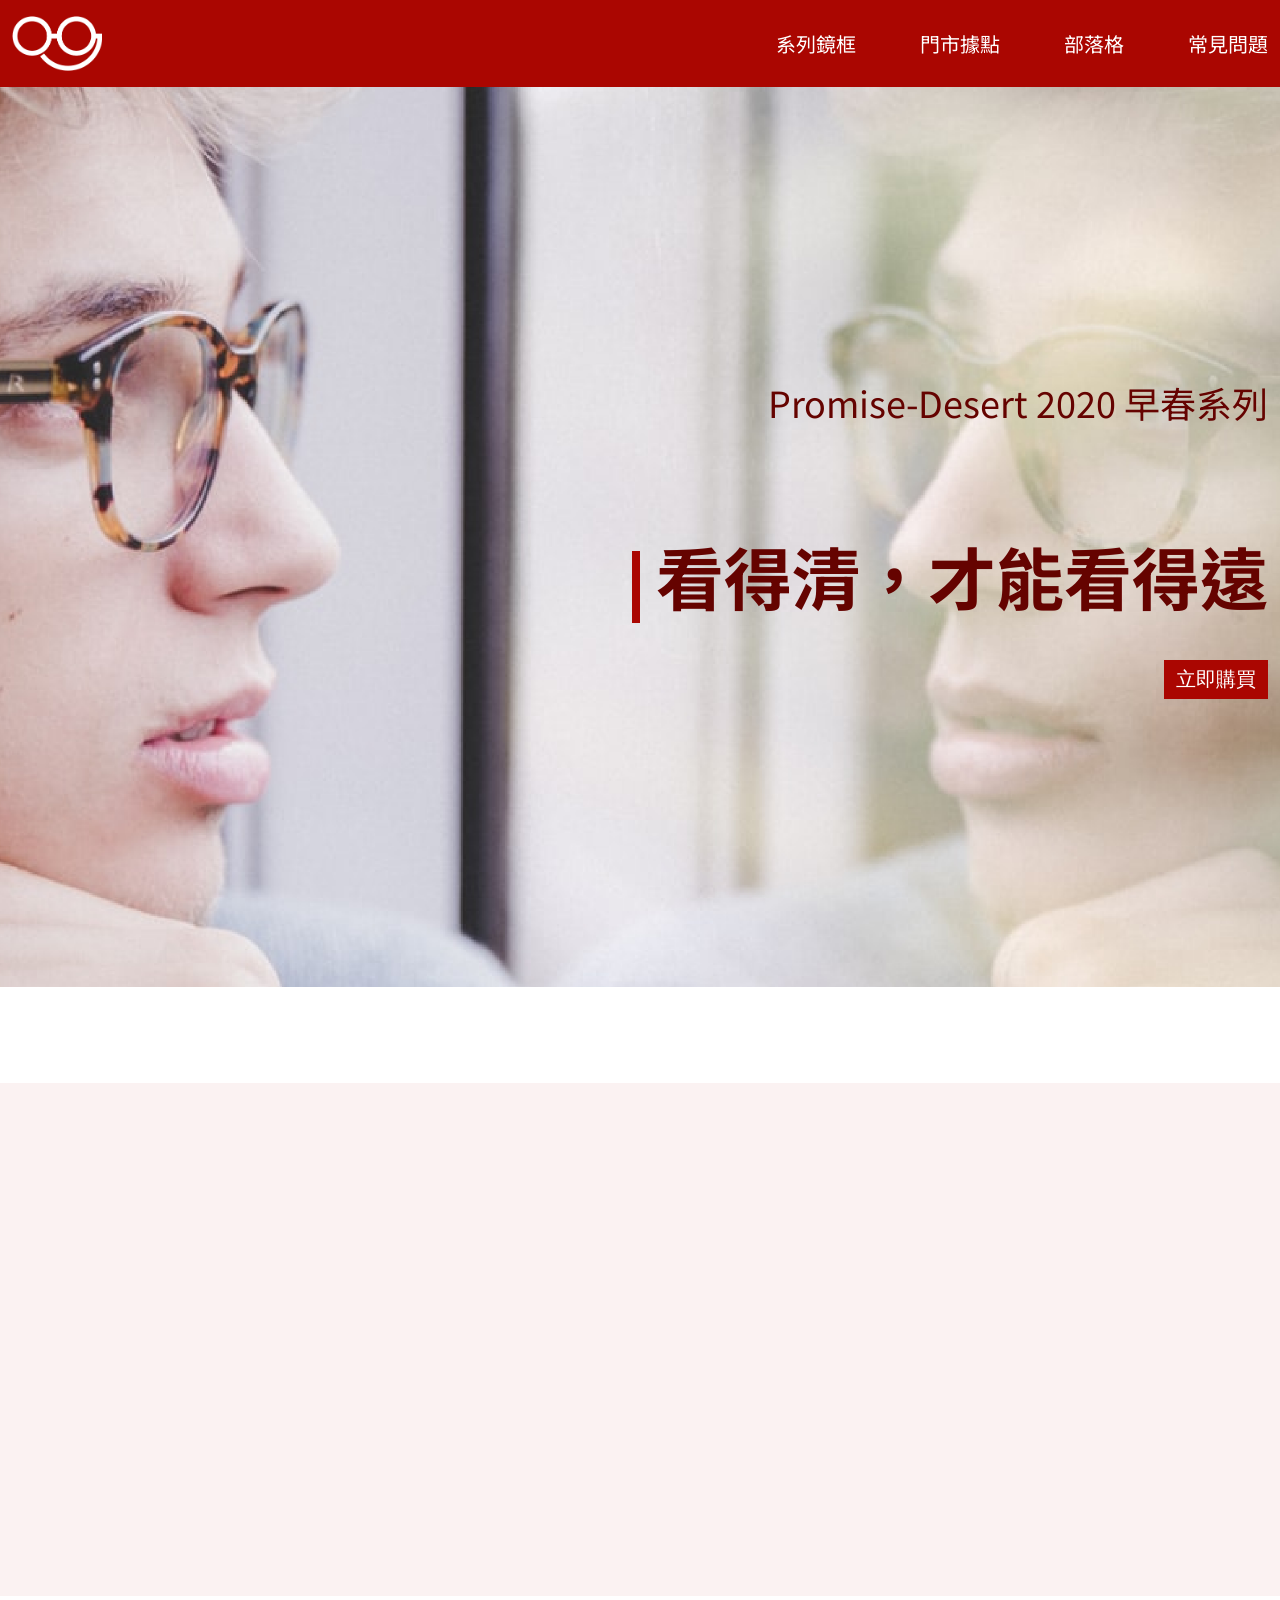
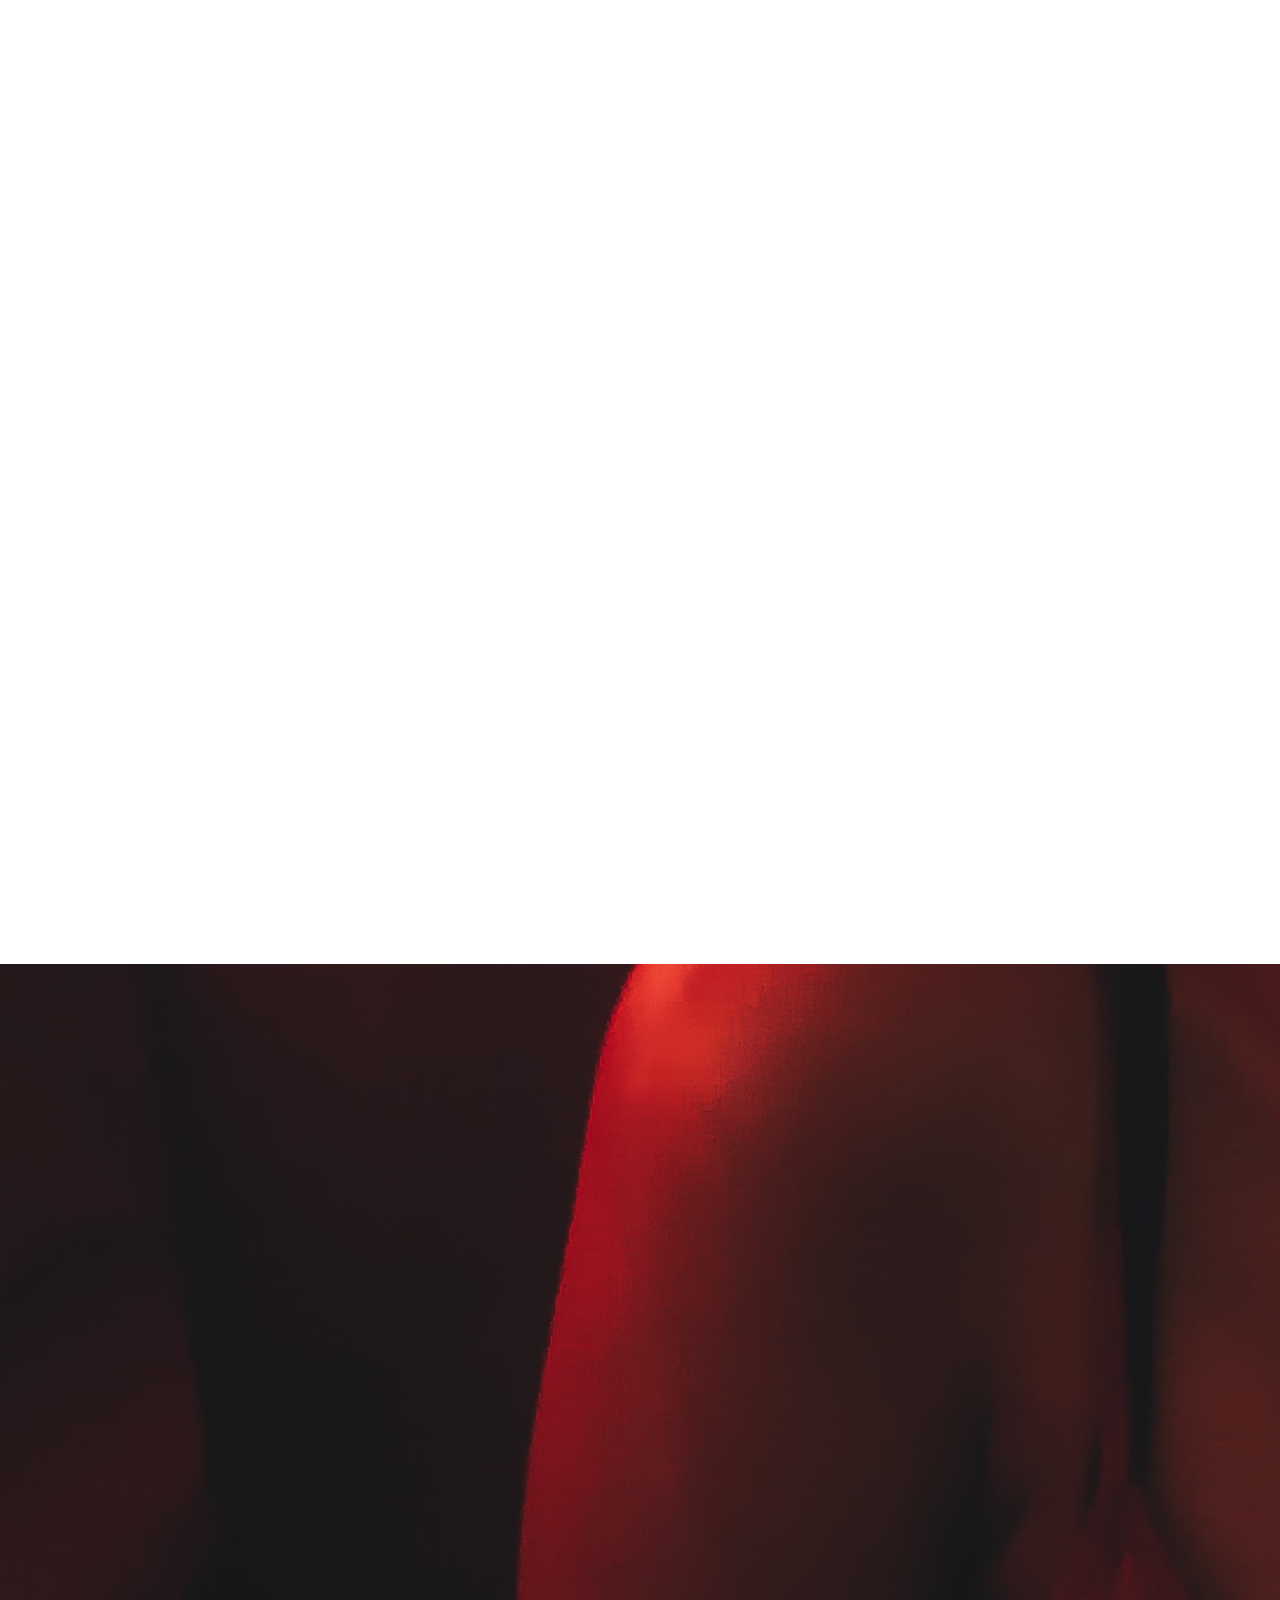
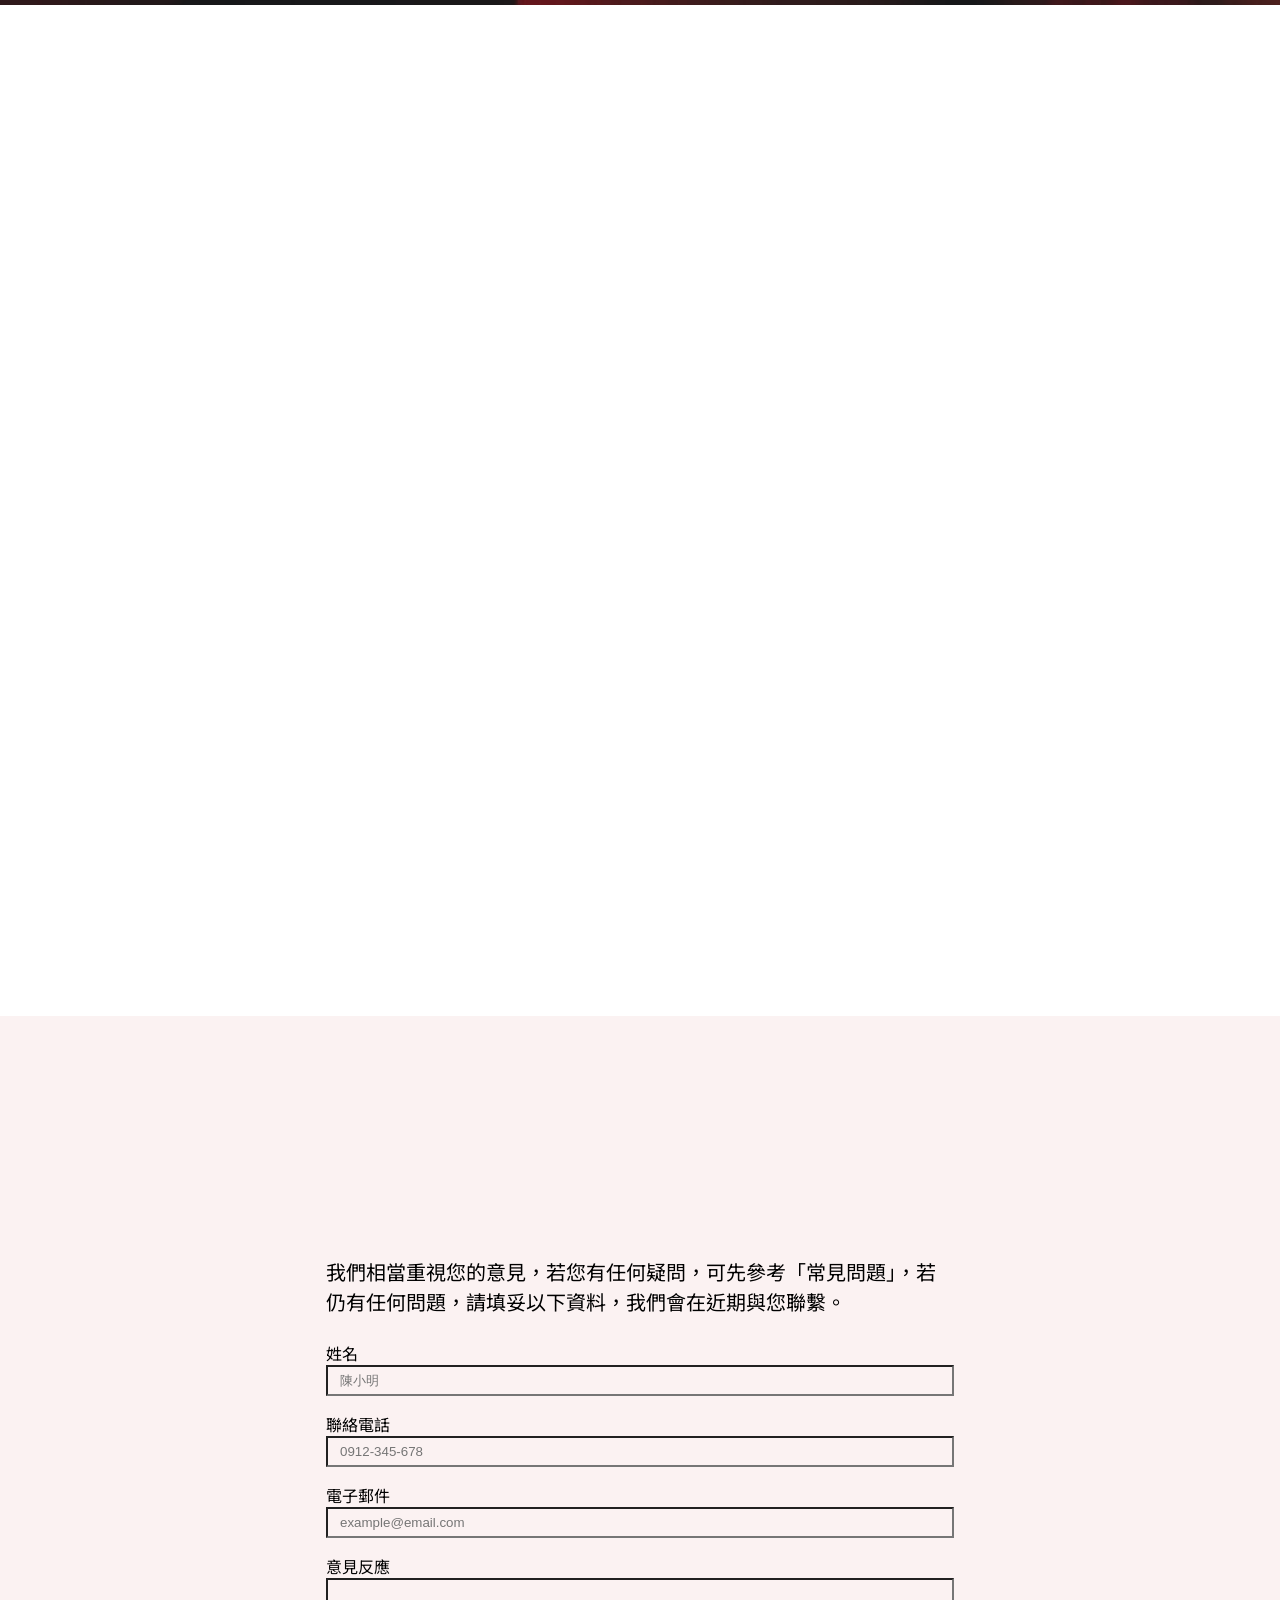
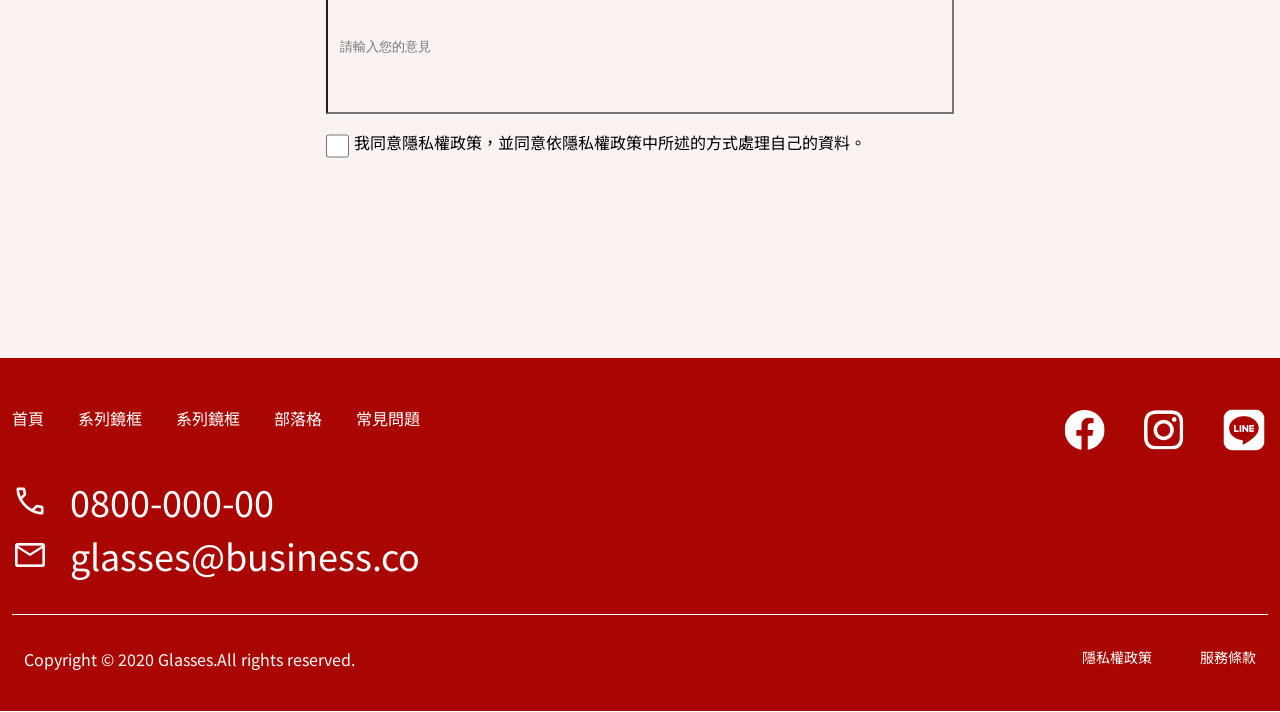
<file: index.html>
<!DOCTYPE html>
<html lang="en">
  <head>
    <meta charset="UTF-8" />
    <meta name="viewport" content="width=device-width, initial-scale=1.0" />
    <meta http-equiv="X-UA-Compatible" content="ie=edge" />
    <title>首頁</title>
    <!-- //google icon  -->
    <link
      rel="stylesheet"
      href="https://fonts.googleapis.com/css2?family=Material+Symbols+Outlined:opsz,wght,FILL,GRAD@48,400,0,0"
    />

    <!-- google fonts link -->
    <link rel="preconnect" href="https://fonts.googleapis.com" />
    <link rel="preconnect" href="https://fonts.gstatic.com" crossorigin />
    <link
      href="https://fonts.googleapis.com/css2?family=Noto+Sans+TC:wght@400;500;700;900&display=swap"
      rel="stylesheet"
    />
    <!-- css link -->
    <link rel="stylesheet" href="./assets/style/all.css" />
  </head>

  <body>
    <header>
      <div class="container d-flex jcsb a-items-c">
        <h1 class="py-4">
          <a href="index.html">眼鏡官網</a>
        </h1>
        <ul class="nav d-flex flex-wrap text-white">
          <li class="nav-item"><a href="page1.html">系列鏡框</a></li>
          <li class="nav-item"><a href="brach.html">門市據點</a></li>
          <li class="nav-item"><a href="blog.html">部落格</a></li>
          <li class="nav-item"><a href="#">常見問題</a></li>
        </ul>
        <!-- RWD 漢堡選單按鈕 -->
        <a class="navBtn" href="#"
          ><span class="material-symbols-outlined material-icons md-40"
            >menu</span
          ></a
        >
      </div>
    </header>

    
<div class="banner">
  <div class="container">
    <div class="title">
      <span>Promise-Desert 2020 早春系列</span>
      <h2>看得清，才能看得遠</h2>
      <button><a href="#">立即購買</a></button>
    </div>
  </div>
</div>

<main>
  <section class="do">
    <div class="container">
      <h2 data-aos="flip-left" data-aos-duration="1000">用專業的心，做專業的事</h2>
      <ul>
        <li  data-aos="fade-down"
        data-aos-easing="linear"
        data-aos-duration="1000">
          <img src="./assets/images/home-section2-1.png" alt="price" />
          <h3>單一價格</h3>
          <p>無論任何度數皆不需追加費用即可擁有適合自己的薄型球面鏡片。</p>
        </li>
        <li data-aos="fade-down"
        data-aos-easing="linear"
        data-aos-duration="1000">
          <img src="./assets/images/home-section2-2.png" alt="time" />
          <h3>20 分鐘即可取件</h3>
          <p>
            為了您的寶貴時間著想，以豐富專業知識與技術將結帳到交件的時間縮減至最快
            20 分鐘即可完成。
          </p>
        </li>
        <li data-aos="fade-down"
        data-aos-easing="linear"
        data-aos-duration="1000">
          <img src="./assets/images/home-section2-3.png" alt="service" />
          <h3>安心售後服務</h3>
          <p>
            我們提供長達 120
            天的保固售後服務，不限會員資格皆享有免費深層保養及專業維修服務。
          </p>
        </li>
        <li data-aos="fade-down"
        data-aos-easing="linear"
        data-aos-duration="1000">
          <img src="./assets/images/home-sectioin2-4.png" alt="pict" />
          <h3>關於鏡片</h3>
          <p>使用世界知名頂級品牌，抗UV、防汙鍍膜薄型非球面鏡片。</p>
        </li>
      </ul>
    </div>
  </section>
  <section class="classic container">
    <h2 data-aos="fade-left">經典系列鏡框</h2>
    <ul>
      <li data-aos="fade-right" data-aos-duration="700">
        <img src="./assets/images/home-section3-1.png" alt="type1" />
        <h3>OPTICAL</h3>
      </li>
      <li data-aos="flip-up" data-aos-duration="800" data-aos-offset="200">
        <img src="./assets/images/home-section3-2.png" alt="type2" />
        <h3>SUNGLASSES</h3>
      </li>
      <li data-aos="fade-left" data-aos-duration="1000">
        <img src="./assets/images/home-section3-3.png" alt="type3" />
        <h3>FUNCTIONAL</h3>
      </li>
    </ul>
  </section>
  <section class="design">
    <div class="container">
      <h2 data-aos="fade-up"
      data-aos-anchor-placement="top-bottom">聯名設計鏡框</h2>
      <ul>
        <li data-aos="zoom-in-right">
          <img src="./assets/images/home-section4-1.png" alt="design1" />
          <h3>DOUBLE A+</h3>
        </li>
        <li data-aos="zoom-in-left">
          <img src="./assets/images/home-section4-2.png" alt="design2" />
          <h3>YOUTH</h3>
        </li>
      </ul>
    </div>
  </section>
  <section class="review">
    <div class="container">
      <h2 data-aos="fade-up">顧客推薦</h2>
      <ul>
        <li  data-aos="fade-up-right" data-aos-duration="2000">
          <img src="./assets/images/home-section5-1.png" alt="review" />
          <div class="p-4">
            <div>
              <span>Jessy</span>
              <p class="mt-2 mb-18">眼鏡品質優良，下次還會想來這邊購買！</p>
            </div>
            <time>2021/06/20</time>
          </div>
        </li>
        <li  data-aos="fade-up-right">
          <img src="./assets/images/home-section5-2.png" alt="review" />
          <div class="p-4">
            <spam>凱倫</spam>
            <p class="mt-2 mb-18">
              做工細緻、鏡架很輕盈，待久也不會覺得有負擔，推薦給大家！
            </p>
            <time>2021/04/18</time>
          </div>
        </li>
        <li  data-aos="fade-up-left">
          <img src="./assets/images/home-section5-3.png" alt="review" />
          <div class="p-4">
            <span>悠悠</span>
            <p class="mt-2 mb-18">
              謝謝客服人員的詳細回答，成功買到了喜歡的眼鏡，下次會再回購！
            </p>
            <time>2020/12/25</time>
          </div>
        </li>
        <li  data-aos="fade-up-left" data-aos-duration="2000">
          <img src="./assets/images/home-section5-4.png" alt="review" />
          <div class="p-4">
            <span>Kyuan</span>
            <p class="mt-2 mb-18">服務很好，品質沒有任何問題，非常喜歡。</p>
            <time>2020/10/31</time>
          </div>
        </li>
      </ul>
    </div>
  </section>

  <section class="meg">
    <div class="container">
    
        <h2 data-aos="fade-down"
        data-aos-easing="linear"
        data-aos-duration="900">聯絡我們</h2>
        <div class="meg-container">
          <p>
            我們相當重視您的意見，若您有任何疑問，可先參考「常見問題」，若仍有任何問題，請填妥以下資料，我們會在近期與您聯繫。
          </p>

          <form action="">
            <div class="mb-4">
              <label for="name">姓名</label>
              <input type="text" id="name" name="name" placeholder="陳小明" />
            </div>
            <div class="mb-4">
              <label for="tel">聯絡電話</label>
              <input type="text" id="tel" placeholder="0912-345-678" />
            </div>
            <div class="mb-4">
              <label for="email">電子郵件</label>
              <input type="email" id="email" placeholder="example@email.com" />
            </div>
            <div class="mb-4">
              <label for="message">意見反應</label>
              <input
                id="message"
                type="textarea"
                class="info"
                name="info"
                placeholder="請輸入您的意見"
              />
            </div>
            <div class="checkBoxSet pb-12">
              <input class="checkbox" type="checkbox" id="check" name="agree" />
              <label for="check">
                我同意隱私權政策，並同意依隱私權政策中所述的方式處理自己的資料。
              </label>
            </div>
            <button data-aos="flip-up" data-aos-duration="1000" class="btn"><a href="#">確認送出</a></button>
          </form>
        </div>
      </div>
    </div>
  </section>
</main>


    <footer class="footer">
      <div class="container borderB-white">
        <div class="navInfoSocial">
          <div class="navInfo pt-12">
            <ul class="contact-nav">
              <li><a href="#">首頁</a></li>
              <li><a href="#">系列鏡框</a></li>
              <li><a href="#">系列鏡框</a></li>
              <li><a href="#">部落格</a></li>
              <li><a href="#">常見問題</a></li>
            </ul>
            <ul class="contact-info">
              <li>
                <span class="material-icons material-symbols-outlined md-36"
                  >call</span
                >
                <a href="tel:+0800-000-00">0800-000-00</a>
              </li>

              <li>
                <span class="material-icons material-symbols-outlined md-36"
                  >mail</span
                >
                <a href="mailtoglasses@business.co"> glasses@business.co </a>
              </li>
            </ul>
          </div>
          <div>
            <ul class="social d-flex">
              <li>
                <a href="#"
                  ><img
                    src="./assets/images/ic-social-fb.png"
                    alt="fb"
                    class="icon"
                /></a>
              </li>
              <li>
                <a href="#"
                  ><img
                    src="./assets/images/ic_social_ig.png"
                    alt="ig"
                    class="icon"
                /></a>
              </li>
              <li>
                <a href="#"
                  ><img
                    src="./assets/images/ic_social_line.png"
                    alt="line"
                    class="icon"
                /></a>
              </li>
            </ul>
          </div>
        </div>
        <div class="copyRight container d-flex jcsb">
          <p class="pb-2">Copyright &copy; 2020 Glasses.All rights reserved.</p>
          <div class="policy">
            <p class="mr-12"><a class="pb-2" href="#">隱私權政策</a></p>
            <p><a href="#">服務條款</a></p>
          </div>
        </div>
      </div>
    </footer>
    <script src="./assets/js/vendors.js"></script>
    <script src="./assets/js/all.js"></script>
    <script
      src="https://code.jquery.com/jquery-3.6.0.min.js"
      integrity="sha256-/xUj+3OJU5yExlq6GSYGSHk7tPXikynS7ogEvDej/m4="
      crossorigin="anonymous"
    ></script>
    <script src="https://unpkg.com/aos@2.3.1/dist/aos.js"></script>
    <script>
      AOS.init({
        // Global settings:
        disable: false, // accepts following values: 'phone', 'tablet', 'mobile', boolean, expression or function
        startEvent: "DOMContentLoaded", // name of the event dispatched on the document, that AOS should initialize on
        initClassName: "aos-init", // class applied after initialization
        animatedClassName: "aos-animate", // class applied on animation
        useClassNames: false, // if true, will add content of `data-aos` as classes on scroll
        disableMutationObserver: false, // disables automatic mutations' detections (advanced)
        debounceDelay: 50, // the delay on debounce used while resizing window (advanced)
        throttleDelay: 99, // the delay on throttle used while scrolling the page (advanced)

        // Settings that can be overridden on per-element basis, by `data-aos-*` attributes:
        offset: 120, // offset (in px) from the original trigger point
        delay: 0, // values from 0 to 3000, with step 50ms
        duration: 400, // values from 0 to 3000, with step 50ms
        easing: "ease", // default easing for AOS animations
        once: false, // whether animation should happen only once - while scrolling down
        mirror: false, // whether elements should animate out while scrolling past them
        anchorPlacement: "top-bottom", // defines which position of the element regarding to window should trigger the animation
      });
    </script>
  </body>
</html>
</file>
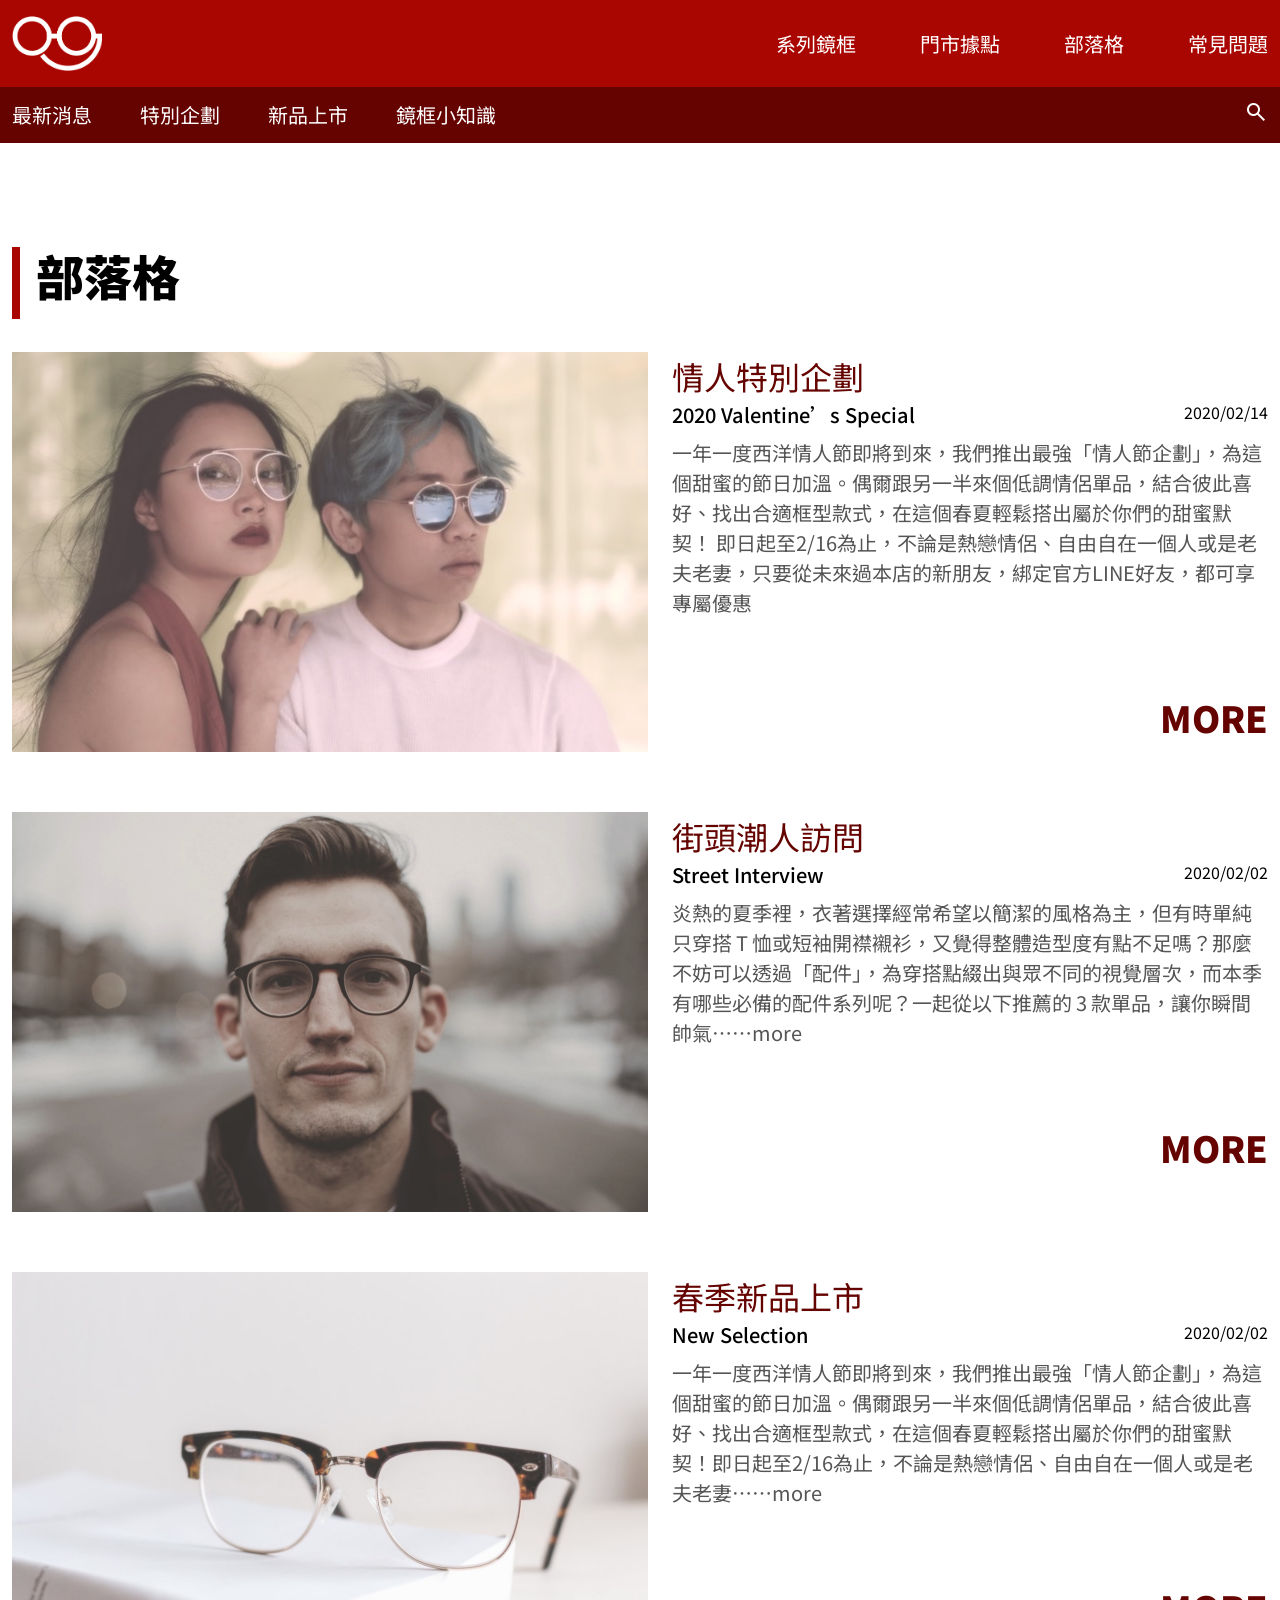
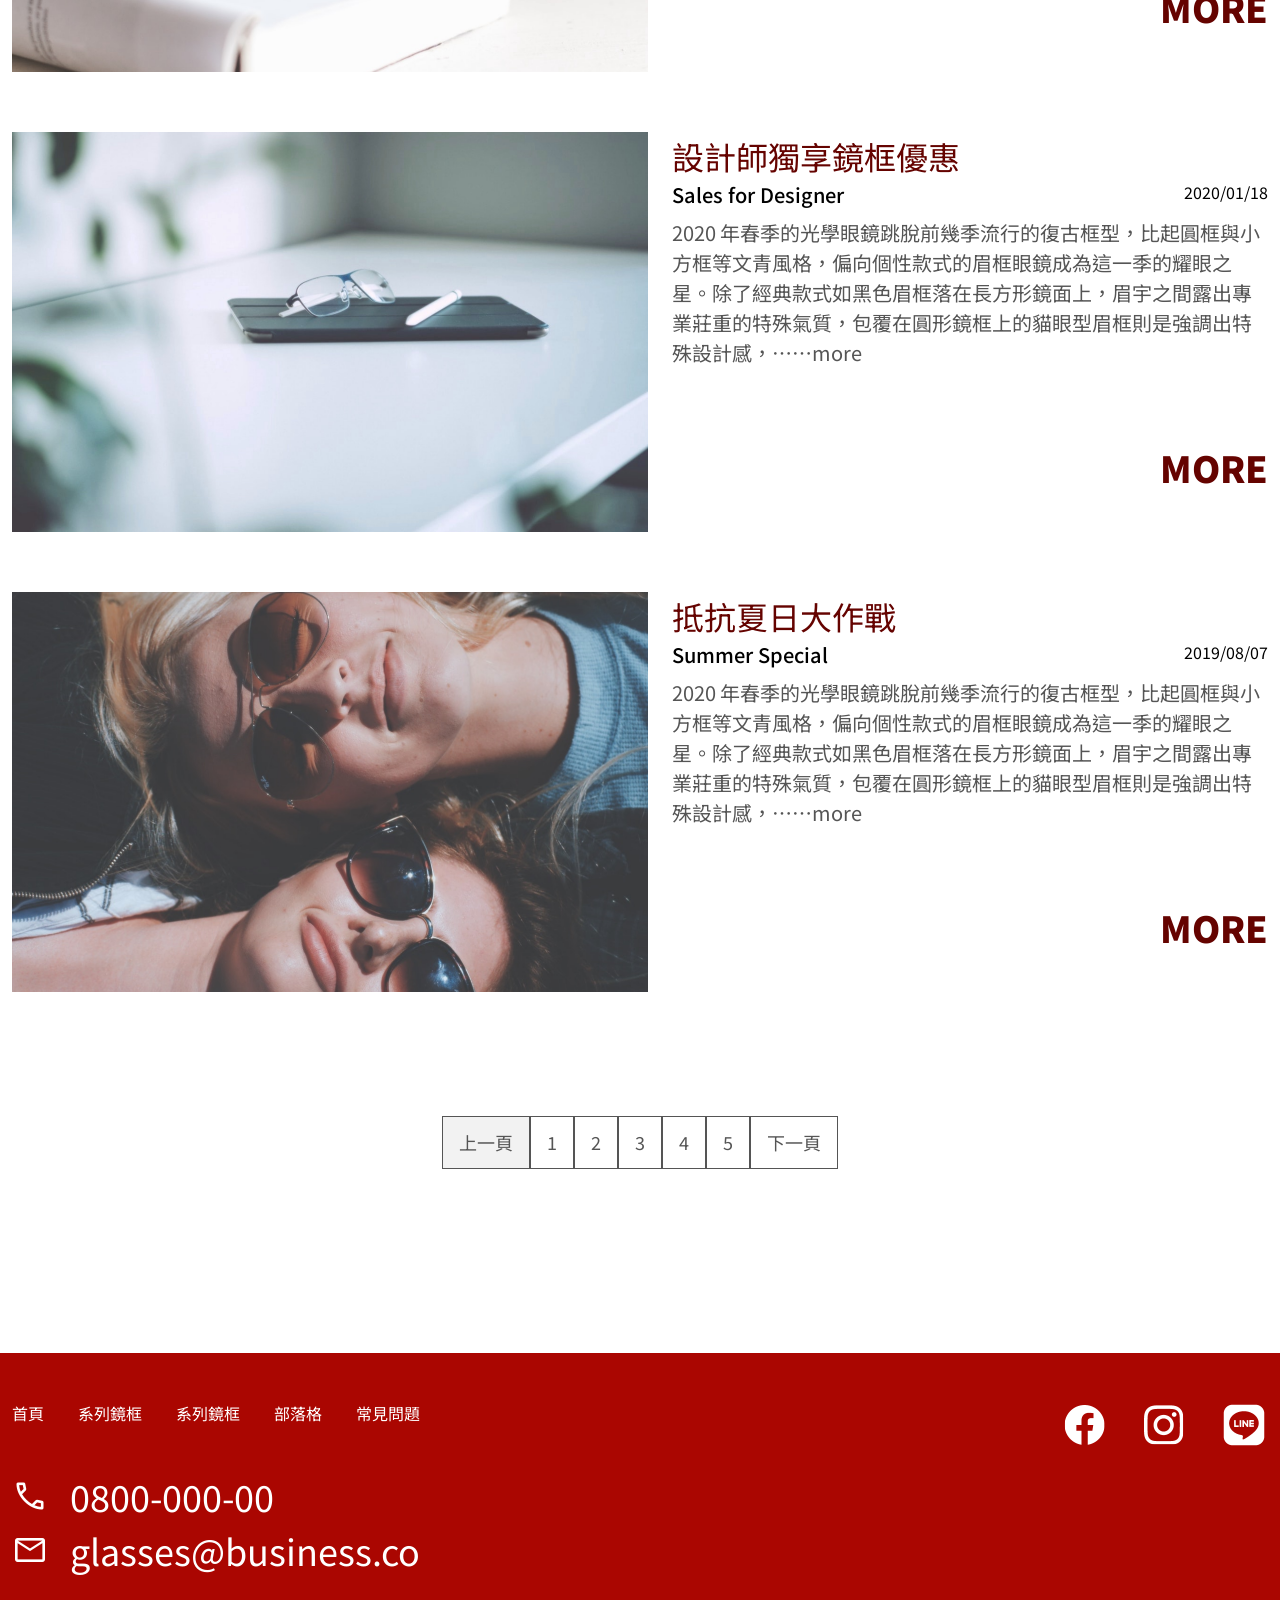
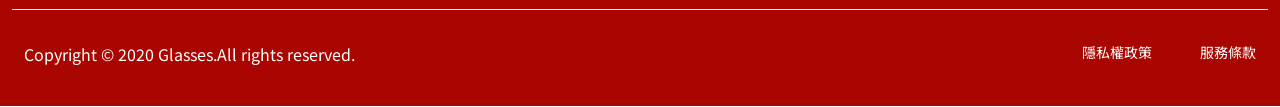
<file: blog.html>
<!DOCTYPE html>
<html lang="en">
  <head>
    <meta charset="UTF-8" />
    <meta name="viewport" content="width=device-width, initial-scale=1.0" />
    <meta http-equiv="X-UA-Compatible" content="ie=edge" />
    <title>blog</title>
    <!-- //google icon  -->
    <link
      rel="stylesheet"
      href="https://fonts.googleapis.com/css2?family=Material+Symbols+Outlined:opsz,wght,FILL,GRAD@48,400,0,0"
    />

    <!-- google fonts link -->
    <link rel="preconnect" href="https://fonts.googleapis.com" />
    <link rel="preconnect" href="https://fonts.gstatic.com" crossorigin />
    <link
      href="https://fonts.googleapis.com/css2?family=Noto+Sans+TC:wght@400;500;700;900&display=swap"
      rel="stylesheet"
    />
    <!-- css link -->
    <link rel="stylesheet" href="./assets/style/all.css" />
  </head>

  <body>
    <header>
      <div class="container d-flex jcsb a-items-c">
        <h1 class="py-4">
          <a href="index.html">眼鏡官網</a>
        </h1>
        <ul class="nav d-flex flex-wrap text-white">
          <li class="nav-item"><a href="page1.html">系列鏡框</a></li>
          <li class="nav-item"><a href="brach.html">門市據點</a></li>
          <li class="nav-item"><a href="blog.html">部落格</a></li>
          <li class="nav-item"><a href="#">常見問題</a></li>
        </ul>
        <!-- RWD 漢堡選單按鈕 -->
        <a class="navBtn" href="#"
          ><span class="material-symbols-outlined material-icons md-40"
            >menu</span
          ></a
        >
      </div>
    </header>

    
<section class="second-nav">
  <div class="container d-flex jcsb">
    <ul class="d-flex">
      <li><a href="#"></a>最新消息</li>
      <li><a href="#"></a>特別企劃</li>
      <li><a href="#"></a>新品上市</li>
      <li><a href="#"></a>鏡框小知識</li>
    </ul>
    <span class="material-symbols-outlined"> search </span>
  </div>
</section>
<section class="container blog">
  <h2>部落格</h2>
  <ul>
    <li class="d-flex">
        <img src="./assets/images/blog-1.png" alt="">
        <div class="card">
        <div class="card-body">
          <h3 class="card-title">情人特別企劃</h3>
          <div class="d-flex jcsb mb-4 card-subtitle">
            <h4 class=" mb-2 text-muted">2020 Valentine’s Special</h4>
            <date>2020/02/14</date>
          </div>
          <p class="card-text">一年一度西洋情人節即將到來，我們推出最強「情人節企劃」，為這個甜蜜的節日加溫。偶爾跟另一半來個低調情侶單品，結合彼此喜好、找出合適框型款式，在這個春夏輕鬆搭出屬於你們的甜蜜默契！ 即日起至2/16為止，不論是熱戀情侶、自由自在一個人或是老夫老妻，只要從未來過本店的新朋友，綁定官方LINE好友，都可享專屬優惠</p> 
          <a href="#" class="card-link">MORE</a>
          </div>
        </div>
    </li>
    <li class="d-flex">
      <img src="./assets/images/blog-2.png" alt="">
      <div class="card">
      <div class="card-body">
        <h3 class="card-title">街頭潮人訪問</h3>
        <div class="d-flex jcsb mb-4 card-subtitle">
          <h4 class=" mb-2 text-muted">Street Interview</h4>
          <date>2020/02/02</date>
        </div>
        <p class="card-text">炎熱的夏季裡，衣著選擇經常希望以簡潔的風格為主，但有時單純只穿搭 T 恤或短袖開襟襯衫，又覺得整體造型度有點不足嗎？那麼不妨可以透過「配件」，為穿搭點綴出與眾不同的視覺層次，而本季有哪些必備的配件系列呢？一起從以下推薦的 3 款單品，讓你瞬間帥氣⋯⋯more</p> 
        <a href="#" class="card-link">MORE</a>
        </div>
      </div>
  </li>
  <li class="d-flex">
    <img src="./assets/images/blog-3.png" alt="">
    <div class="card">
    <div class="card-body">
      <h3 class="card-title">春季新品上市</h3>
      <div class="d-flex jcsb mb-4 card-subtitle">
        <h4 class=" mb-2 text-muted">New Selection</h4>
        <date>2020/02/02</date>
      </div>
      <p class="card-text">一年一度西洋情人節即將到來，我們推出最強「情人節企劃」，為這個甜蜜的節日加溫。偶爾跟另一半來個低調情侶單品，結合彼此喜好、找出合適框型款式，在這個春夏輕鬆搭出屬於你們的甜蜜默契！即日起至2/16為止，不論是熱戀情侶、自由自在一個人或是老夫老妻⋯⋯more</p> 
      <a href="#" class="card-link">MORE</a>
      </div>
    </div>
</li>
<li class="d-flex">
  <img src="./assets/images/blog-4.png" alt="">
  <div class="card">
  <div class="card-body">
    <h3 class="card-title">設計師獨享鏡框優惠</h3>
    <div class="d-flex jcsb mb-4 card-subtitle">
      <h4 class=" mb-2 text-muted">Sales for Designer</h4>
      <date>2020/01/18</date>
    </div>
    <p class="card-text">2020 年春季的光學眼鏡跳脫前幾季流行的復古框型，比起圓框與小方框等文青風格，偏向個性款式的眉框眼鏡成為這一季的耀眼之星。除了經典款式如黑色眉框落在長方形鏡面上，眉宇之間露出專業莊重的特殊氣質，包覆在圓形鏡框上的貓眼型眉框則是強調出特殊設計感，⋯⋯more</p> 
    <a href="#" class="card-link">MORE</a>
    </div>
  </div>
</li>
<li class="d-flex">
  <img src="./assets/images/blog-5.png" alt="">
  <div class="card">
  <div class="card-body">
    <h3 class="card-title">抵抗夏日大作戰</h3>
    <div class="d-flex jcsb mb-4 card-subtitle">
      <h4 class=" mb-2 text-muted">Summer Special</h4>
      <date>2019/08/07</date>
    </div>
    <p class="card-text">2020 年春季的光學眼鏡跳脫前幾季流行的復古框型，比起圓框與小方框等文青風格，偏向個性款式的眉框眼鏡成為這一季的耀眼之星。除了經典款式如黑色眉框落在長方形鏡面上，眉宇之間露出專業莊重的特殊氣質，包覆在圓形鏡框上的貓眼型眉框則是強調出特殊設計感，⋯⋯more</p> 
    <a href="#" class="card-link">MORE</a>
    </div>
  </div>
</li>
  </ul>
  <ul class="pagination">
    <li><a class="lastPage" href="#">上一頁</a></li>
    <li><a href="#">1</a></li>
    <li><a href="#">2</a></li>
    <li><a href="#">3</a></li>
    <li><a href="#">4</a></li>
    <li><a href="#">5</a></li>
    <li><a class"nextPage" href="#">下一頁</a></li>
  </ul>
</section>


    <footer class="footer">
      <div class="container borderB-white">
        <div class="navInfoSocial">
          <div class="navInfo pt-12">
            <ul class="contact-nav">
              <li><a href="#">首頁</a></li>
              <li><a href="#">系列鏡框</a></li>
              <li><a href="#">系列鏡框</a></li>
              <li><a href="#">部落格</a></li>
              <li><a href="#">常見問題</a></li>
            </ul>
            <ul class="contact-info">
              <li>
                <span class="material-icons material-symbols-outlined md-36"
                  >call</span
                >
                <a href="tel:+0800-000-00">0800-000-00</a>
              </li>

              <li>
                <span class="material-icons material-symbols-outlined md-36"
                  >mail</span
                >
                <a href="mailtoglasses@business.co"> glasses@business.co </a>
              </li>
            </ul>
          </div>
          <div>
            <ul class="social d-flex">
              <li>
                <a href="#"
                  ><img
                    src="./assets/images/ic-social-fb.png"
                    alt="fb"
                    class="icon"
                /></a>
              </li>
              <li>
                <a href="#"
                  ><img
                    src="./assets/images/ic_social_ig.png"
                    alt="ig"
                    class="icon"
                /></a>
              </li>
              <li>
                <a href="#"
                  ><img
                    src="./assets/images/ic_social_line.png"
                    alt="line"
                    class="icon"
                /></a>
              </li>
            </ul>
          </div>
        </div>
        <div class="copyRight container d-flex jcsb">
          <p class="pb-2">Copyright &copy; 2020 Glasses.All rights reserved.</p>
          <div class="policy">
            <p class="mr-12"><a class="pb-2" href="#">隱私權政策</a></p>
            <p><a href="#">服務條款</a></p>
          </div>
        </div>
      </div>
    </footer>
    <script src="./assets/js/vendors.js"></script>
    <script src="./assets/js/all.js"></script>
    <script
      src="https://code.jquery.com/jquery-3.6.0.min.js"
      integrity="sha256-/xUj+3OJU5yExlq6GSYGSHk7tPXikynS7ogEvDej/m4="
      crossorigin="anonymous"
    ></script>
    <script src="https://unpkg.com/aos@2.3.1/dist/aos.js"></script>
    <script>
      AOS.init({
        // Global settings:
        disable: false, // accepts following values: 'phone', 'tablet', 'mobile', boolean, expression or function
        startEvent: "DOMContentLoaded", // name of the event dispatched on the document, that AOS should initialize on
        initClassName: "aos-init", // class applied after initialization
        animatedClassName: "aos-animate", // class applied on animation
        useClassNames: false, // if true, will add content of `data-aos` as classes on scroll
        disableMutationObserver: false, // disables automatic mutations' detections (advanced)
        debounceDelay: 50, // the delay on debounce used while resizing window (advanced)
        throttleDelay: 99, // the delay on throttle used while scrolling the page (advanced)

        // Settings that can be overridden on per-element basis, by `data-aos-*` attributes:
        offset: 120, // offset (in px) from the original trigger point
        delay: 0, // values from 0 to 3000, with step 50ms
        duration: 400, // values from 0 to 3000, with step 50ms
        easing: "ease", // default easing for AOS animations
        once: false, // whether animation should happen only once - while scrolling down
        mirror: false, // whether elements should animate out while scrolling past them
        anchorPlacement: "top-bottom", // defines which position of the element regarding to window should trigger the animation
      });
    </script>
  </body>
</html>
</file>
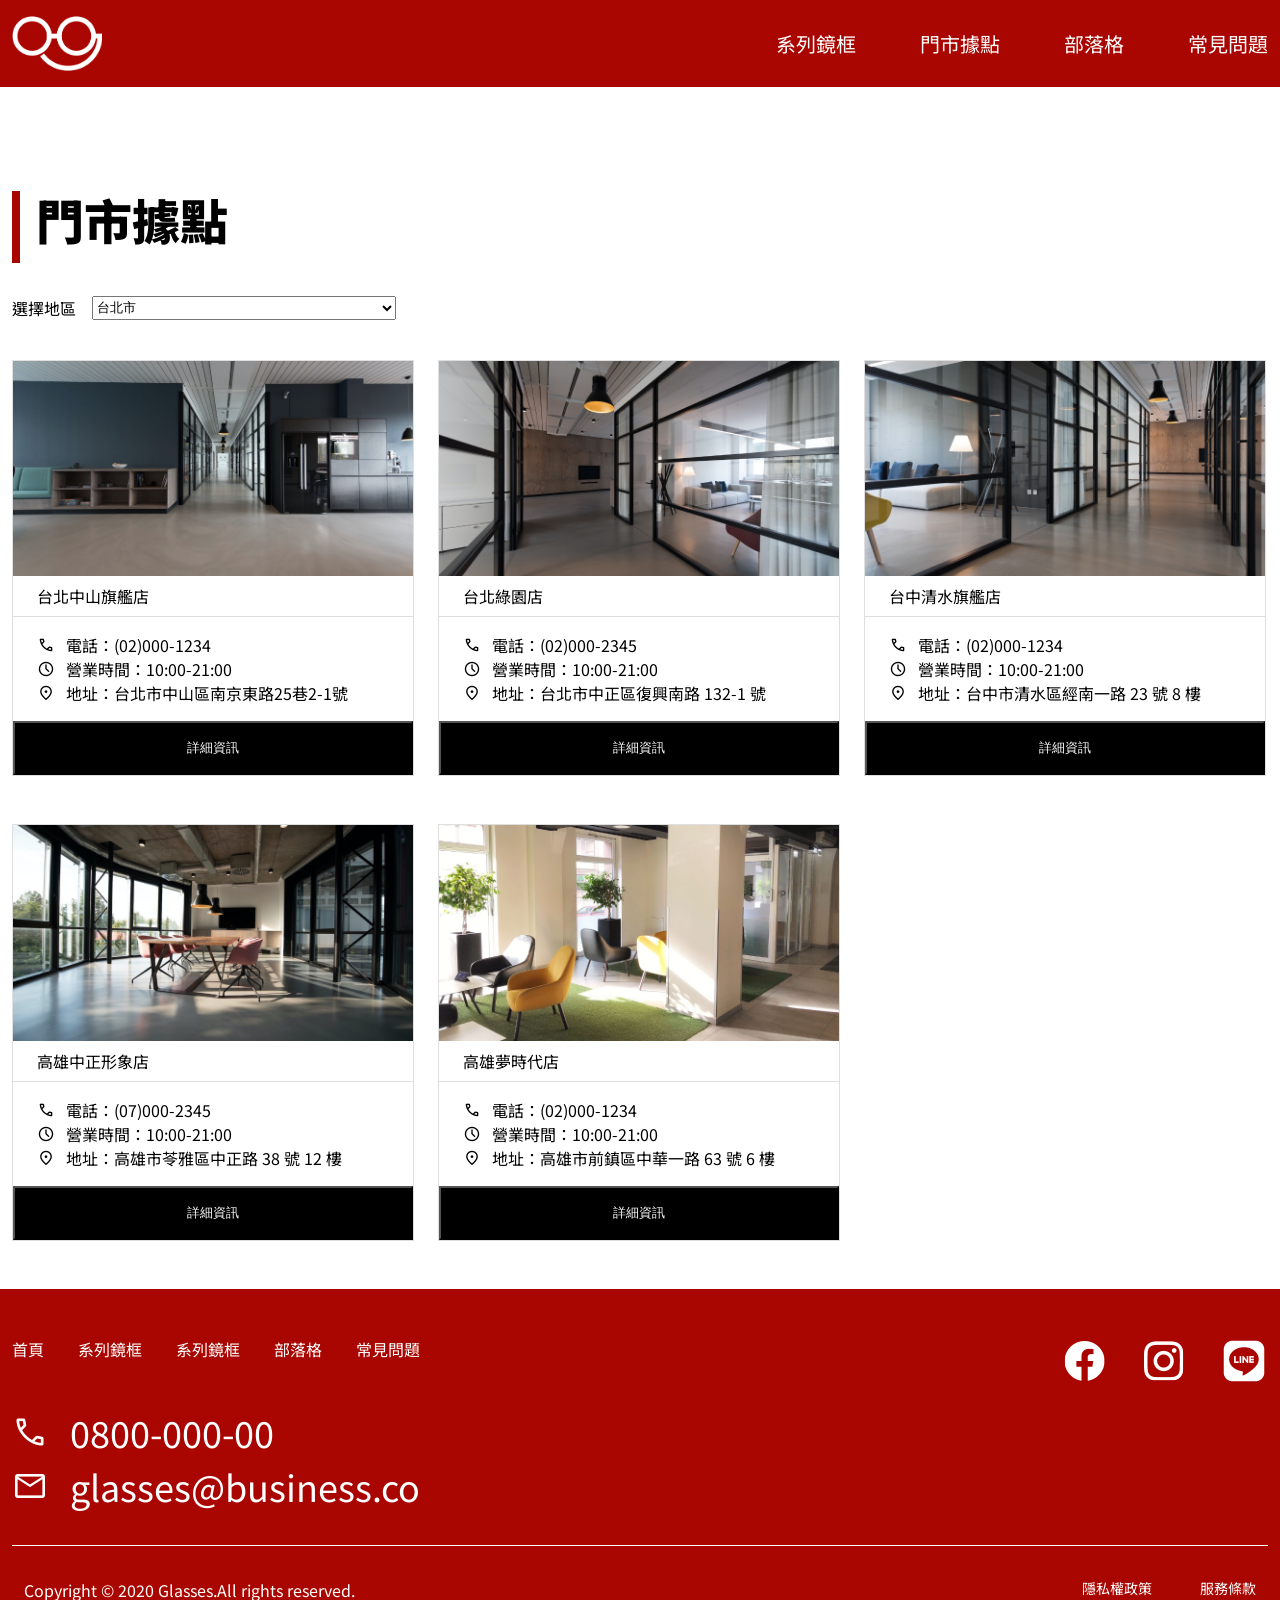
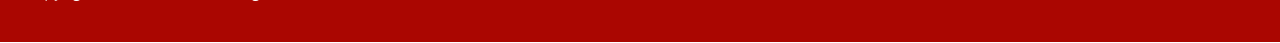
<file: brach.html>
<!DOCTYPE html>
<html lang="en">
  <head>
    <meta charset="UTF-8" />
    <meta name="viewport" content="width=device-width, initial-scale=1.0" />
    <meta http-equiv="X-UA-Compatible" content="ie=edge" />
    <title>門市據點</title>
    <!-- //google icon  -->
    <link
      rel="stylesheet"
      href="https://fonts.googleapis.com/css2?family=Material+Symbols+Outlined:opsz,wght,FILL,GRAD@48,400,0,0"
    />

    <!-- google fonts link -->
    <link rel="preconnect" href="https://fonts.googleapis.com" />
    <link rel="preconnect" href="https://fonts.gstatic.com" crossorigin />
    <link
      href="https://fonts.googleapis.com/css2?family=Noto+Sans+TC:wght@400;500;700;900&display=swap"
      rel="stylesheet"
    />
    <!-- css link -->
    <link rel="stylesheet" href="./assets/style/all.css" />
  </head>

  <body>
    <header>
      <div class="container d-flex jcsb a-items-c">
        <h1 class="py-4">
          <a href="index.html">眼鏡官網</a>
        </h1>
        <ul class="nav d-flex flex-wrap text-white">
          <li class="nav-item"><a href="page1.html">系列鏡框</a></li>
          <li class="nav-item"><a href="brach.html">門市據點</a></li>
          <li class="nav-item"><a href="blog.html">部落格</a></li>
          <li class="nav-item"><a href="#">常見問題</a></li>
        </ul>
        <!-- RWD 漢堡選單按鈕 -->
        <a class="navBtn" href="#"
          ><span class="material-symbols-outlined material-icons md-40"
            >menu</span
          ></a
        >
      </div>
    </header>

    
<main>
  <!--  dropdown of location -->
  <section class="container">
    <h2 class="mt-24 mb-8 h2">門市據點</h2>
    <div class="option d-flex">
      <lable class="mr-4 label">選擇地區</lable>

      <select>
        <option>台北市</option>
        <option>台中市</option>
        <option>台南市</option>
        <option>高雄市</option>
        <option>屏東市</option>
        <option>花蓮市</option>
        <option>台東市</option>
      </select>
    </div>
  </section>

  <!-- cards of location-->
  <section>
    <div class="location container">
      <div class="card">
        <img
          src="./assets/images/store-1.png"
          class="card-img-top"
          alt="location1"
        />
        <div class="card-header">台北中山旗艦店</div>
        <ul class="list-group">
          <li class="list-group-item d-flex a-items-c">
            <span class="material-symbols-outlined"> call </span
            >電話：(02)000-1234
          </li>
          <li class="list-group-item d-flex a-items-c">
            <span class="material-symbols-outlined"> schedule </span
            >營業時間：10:00-21:00
          </li>
          <li class="list-group-item d-flex a-items-c">
            <span class="material-symbols-outlined"> location_on </span
            >地址：台北市中山區南京東路25巷2-1號
          </li>
        </ul>
        <button class="detail">
          <a href="#">詳細資訊</a>
        </button>
      </div>
      <div class="card">
        <img
          src="./assets/images/store-2.png"
          class="card-img-top"
          alt="location1"
        />
        <div class="card-header">台北綠園店</div>
        <ul class="list-group">
          <li class="list-group-item d-flex a-items-c">
            <span class="material-symbols-outlined"> call </span
            >電話：(02)000-2345
          </li>
          <li class="list-group-item d-flex a-items-c">
            <span class="material-symbols-outlined"> schedule </span
            >營業時間：10:00-21:00
          </li>
          <li class="list-group-item d-flex a-items-c">
            <span class="material-symbols-outlined"> location_on </span
            >地址：台北市中正區復興南路 132-1 號
          </li>
        </ul>
        <button class="detail">
          <a href="#">詳細資訊</a>
        </button>
      </div>
      <div class="card">
        <img
          src="./assets/images/store-3.png"
          class="card-img-top"
          alt="location1"
        />
        <div class="card-header">台中清水旗艦店</div>
        <ul class="list-group">
          <li class="list-group-item d-flex a-items-c">
            <span class="material-symbols-outlined"> call </span
            >電話：(02)000-1234
          </li>
          <li class="list-group-item d-flex a-items-c">
            <span class="material-symbols-outlined"> schedule </span
            >營業時間：10:00-21:00
          </li>
          <li class="list-group-item d-flex a-items-c">
            <span class="material-symbols-outlined"> location_on </span
            >地址：台中市清水區經南一路 23 號 8 樓
          </li>
        </ul>
        <button class="detail">
          <a href="#">詳細資訊</a>
        </button>
      </div>
      <div class="card">
        <img
          src="./assets/images/store-4.png"
          class="card-img-top"
          alt="location1"
        />
        <div class="card-header">高雄中正形象店</div>
        <ul class="list-group">
          <li class="list-group-item d-flex a-items-c">
            <span class="material-symbols-outlined"> call </span
            >電話：(07)000-2345
          </li>
          <li class="list-group-item d-flex a-items-c">
            <span class="material-symbols-outlined"> schedule </span
            >營業時間：10:00-21:00
          </li>
          <li class="list-group-item d-flex a-items-c">
            <span class="material-symbols-outlined"> location_on </span
            >地址：高雄市苓雅區中正路 38 號 12 樓
          </li>
        </ul>
        <button class="detail">
          <a href="#">詳細資訊</a>
        </button>
      </div>
      <div class="card">
        <img
          src="./assets/images/store-5.png"
          class="card-img-top"
          alt="location1"
        />
        <div class="card-header">高雄夢時代店</div>
        <ul class="list-group">
          <li class="list-group-item d-flex a-items-c">
            <span class="material-symbols-outlined"> call </span
            >電話：(02)000-1234
          </li>
          <li class="list-group-item d-flex a-items-c">
            <span class="material-symbols-outlined"> schedule </span
            >營業時間：10:00-21:00
          </li>
          <li class="list-group-item d-flex a-items-c">
            <span class="material-symbols-outlined"> location_on </span
            >地址：高雄市前鎮區中華一路 63 號 6 樓
          </li>
        </ul>
        <button class="detail">
          <a href="#">詳細資訊</a>
        </button>
      </div>
    </div>
  </section>
</main>


    <footer class="footer">
      <div class="container borderB-white">
        <div class="navInfoSocial">
          <div class="navInfo pt-12">
            <ul class="contact-nav">
              <li><a href="#">首頁</a></li>
              <li><a href="#">系列鏡框</a></li>
              <li><a href="#">系列鏡框</a></li>
              <li><a href="#">部落格</a></li>
              <li><a href="#">常見問題</a></li>
            </ul>
            <ul class="contact-info">
              <li>
                <span class="material-icons material-symbols-outlined md-36"
                  >call</span
                >
                <a href="tel:+0800-000-00">0800-000-00</a>
              </li>

              <li>
                <span class="material-icons material-symbols-outlined md-36"
                  >mail</span
                >
                <a href="mailtoglasses@business.co"> glasses@business.co </a>
              </li>
            </ul>
          </div>
          <div>
            <ul class="social d-flex">
              <li>
                <a href="#"
                  ><img
                    src="./assets/images/ic-social-fb.png"
                    alt="fb"
                    class="icon"
                /></a>
              </li>
              <li>
                <a href="#"
                  ><img
                    src="./assets/images/ic_social_ig.png"
                    alt="ig"
                    class="icon"
                /></a>
              </li>
              <li>
                <a href="#"
                  ><img
                    src="./assets/images/ic_social_line.png"
                    alt="line"
                    class="icon"
                /></a>
              </li>
            </ul>
          </div>
        </div>
        <div class="copyRight container d-flex jcsb">
          <p class="pb-2">Copyright &copy; 2020 Glasses.All rights reserved.</p>
          <div class="policy">
            <p class="mr-12"><a class="pb-2" href="#">隱私權政策</a></p>
            <p><a href="#">服務條款</a></p>
          </div>
        </div>
      </div>
    </footer>
    <script src="./assets/js/vendors.js"></script>
    <script src="./assets/js/all.js"></script>
    <script
      src="https://code.jquery.com/jquery-3.6.0.min.js"
      integrity="sha256-/xUj+3OJU5yExlq6GSYGSHk7tPXikynS7ogEvDej/m4="
      crossorigin="anonymous"
    ></script>
    <script src="https://unpkg.com/aos@2.3.1/dist/aos.js"></script>
    <script>
      AOS.init({
        // Global settings:
        disable: false, // accepts following values: 'phone', 'tablet', 'mobile', boolean, expression or function
        startEvent: "DOMContentLoaded", // name of the event dispatched on the document, that AOS should initialize on
        initClassName: "aos-init", // class applied after initialization
        animatedClassName: "aos-animate", // class applied on animation
        useClassNames: false, // if true, will add content of `data-aos` as classes on scroll
        disableMutationObserver: false, // disables automatic mutations' detections (advanced)
        debounceDelay: 50, // the delay on debounce used while resizing window (advanced)
        throttleDelay: 99, // the delay on throttle used while scrolling the page (advanced)

        // Settings that can be overridden on per-element basis, by `data-aos-*` attributes:
        offset: 120, // offset (in px) from the original trigger point
        delay: 0, // values from 0 to 3000, with step 50ms
        duration: 400, // values from 0 to 3000, with step 50ms
        easing: "ease", // default easing for AOS animations
        once: false, // whether animation should happen only once - while scrolling down
        mirror: false, // whether elements should animate out while scrolling past them
        anchorPlacement: "top-bottom", // defines which position of the element regarding to window should trigger the animation
      });
    </script>
  </body>
</html>
</file>
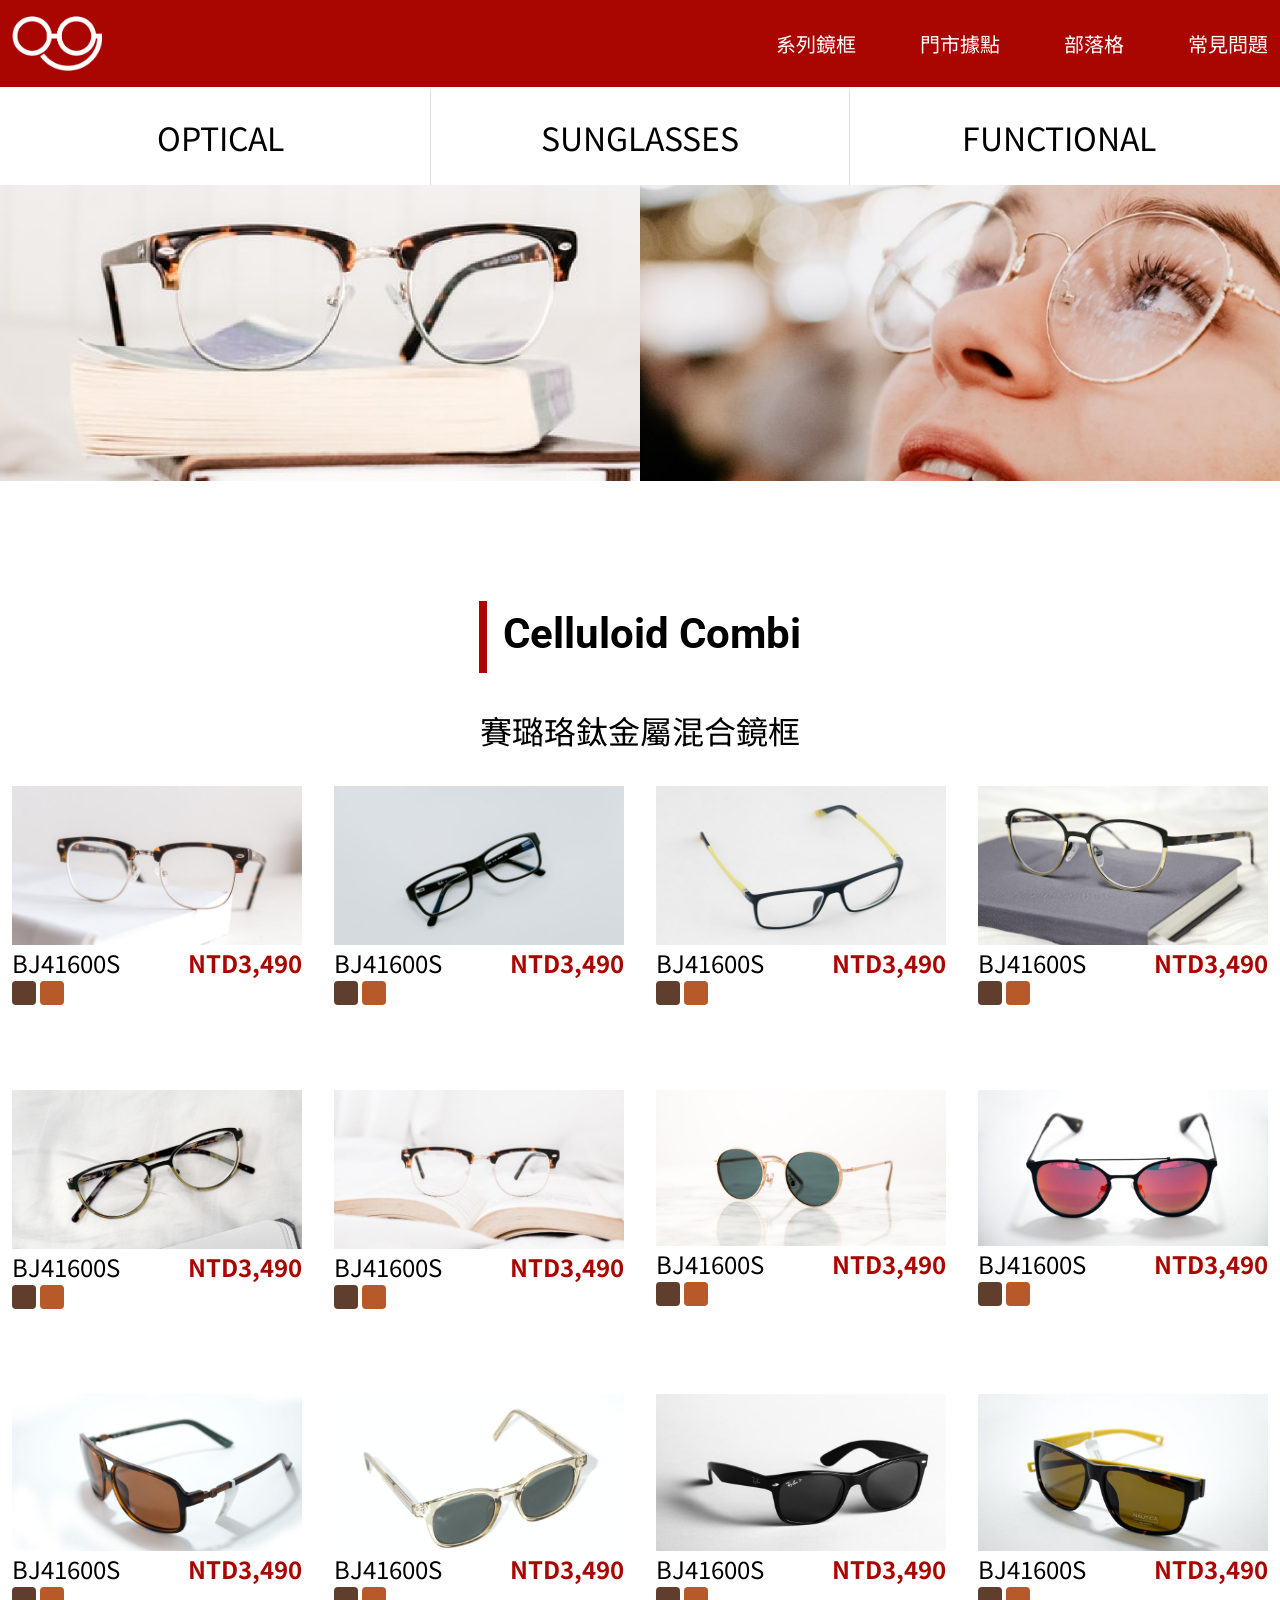
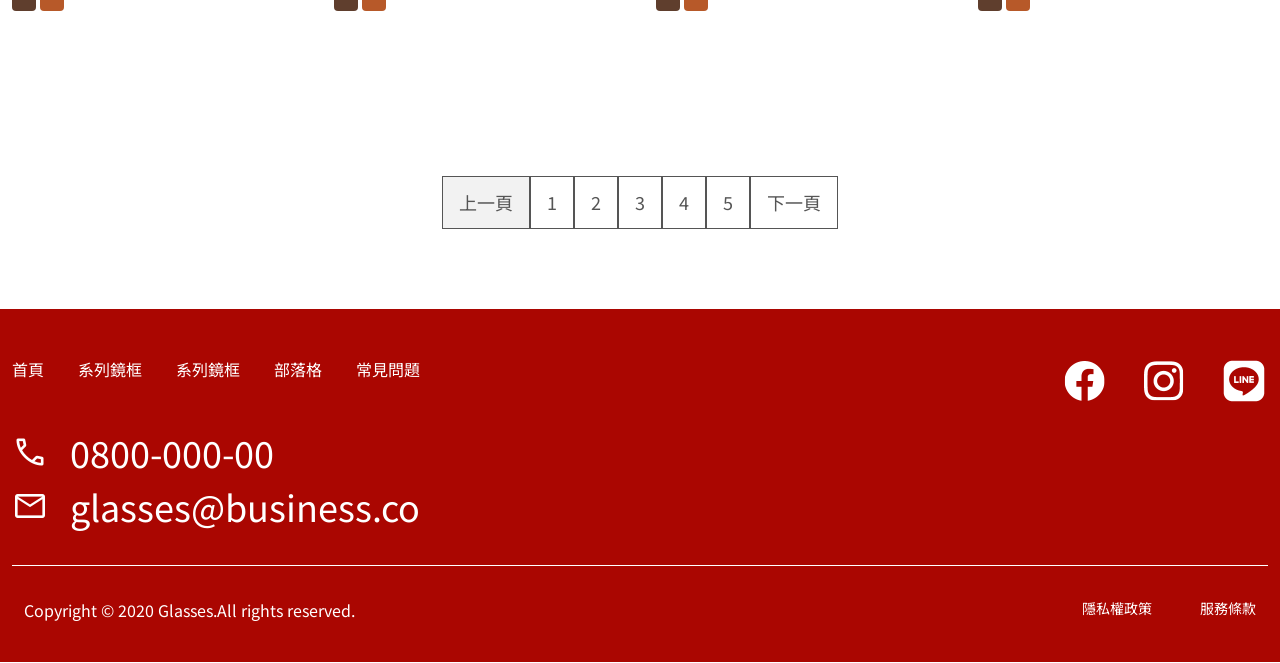
<file: page1.html>
<!DOCTYPE html>
<html lang="en">
  <head>
    <meta charset="UTF-8" />
    <meta name="viewport" content="width=device-width, initial-scale=1.0" />
    <meta http-equiv="X-UA-Compatible" content="ie=edge" />
    <title>產品</title>
    <!-- //google icon  -->
    <link
      rel="stylesheet"
      href="https://fonts.googleapis.com/css2?family=Material+Symbols+Outlined:opsz,wght,FILL,GRAD@48,400,0,0"
    />

    <!-- google fonts link -->
    <link rel="preconnect" href="https://fonts.googleapis.com" />
    <link rel="preconnect" href="https://fonts.gstatic.com" crossorigin />
    <link
      href="https://fonts.googleapis.com/css2?family=Noto+Sans+TC:wght@400;500;700;900&display=swap"
      rel="stylesheet"
    />
    <!-- css link -->
    <link rel="stylesheet" href="./assets/style/all.css" />
  </head>

  <body>
    <header>
      <div class="container d-flex jcsb a-items-c">
        <h1 class="py-4">
          <a href="index.html">眼鏡官網</a>
        </h1>
        <ul class="nav d-flex flex-wrap text-white">
          <li class="nav-item"><a href="page1.html">系列鏡框</a></li>
          <li class="nav-item"><a href="brach.html">門市據點</a></li>
          <li class="nav-item"><a href="blog.html">部落格</a></li>
          <li class="nav-item"><a href="#">常見問題</a></li>
        </ul>
        <!-- RWD 漢堡選單按鈕 -->
        <a class="navBtn" href="#"
          ><span class="material-symbols-outlined material-icons md-40"
            >menu</span
          ></a
        >
      </div>
    </header>

    
<main>
  <banner class="container">
    <!-- 分類表 -->
    <ul class="products container">
      <li class="productType"><a class="link" href="#">OPTICAL</a></li>
      <li class="productType"><a class="link" href="#">SUNGLASSES</a></li>
      <li class="productType"><a class="link" href="#">FUNCTIONAL</a></li>
    </ul>
    <div class="prodBanner">
      <div class="prodBanner-left"></div>
      <div class="prodBanner-right"></div>
    </div>
  </banner>
  <!-- //產品區 -->
  <section class="container">
    <div class="optical-title">
      <h2>Celluloid Combi</h2>
      <span>賽璐珞鈦金屬混合鏡框</span>
    </div>
    <ul class="optical-cards">
      <li class="opticalCard">
        <img src="./assets/images/product-1.png" alt="product-1" />
        <div class="card-body">
          <div class="d-flex jcsb">
            <h3>BJ41600S</h3>
            <p>NTD3,490</p>
          </div>

          <div class="colors">
            <a href="#" class="brown"></a>
            <a href="#" class="lightB"></a>
          </div>
        </div>
      </li>
      <li class="opticalCard">
        <img src="./assets/images/product-2.png" alt="product-2" />
        <div class="card-body">
          <div class="d-flex jcsb">
            <h3>BJ41600S</h3>
            <p>NTD3,490</p>
          </div>

          <div class="colors">
            <a href="#" class="brown"></a>
            <a href="#" class="lightB"></a>
          </div>
        </div>
      </li>
      <li class="opticalCard">
        <img src="./assets/images/product-3.png" alt="product-3" />
        <div class="card-body">
          <div class="d-flex jcsb">
            <h3>BJ41600S</h3>
            <p>NTD3,490</p>
          </div>

          <div class="colors">
            <a href="#" class="brown"></a>
            <a href="#" class="lightB"></a>
          </div>
        </div>
      </li>
      <li class="opticalCard">
        <img src="./assets/images/product-4.png" alt="product-4" />
        <div class="card-body">
          <div class="d-flex jcsb">
            <h3>BJ41600S</h3>
            <p>NTD3,490</p>
          </div>

          <div class="colors">
            <a href="#" class="brown"></a>
            <a href="#" class="lightB"></a>
          </div>
        </div>
      </li>
      <li class="opticalCard">
        <img src="./assets/images/product-5.png" alt="product-5" />
        <div class="card-body">
          <div class="d-flex jcsb">
            <h3>BJ41600S</h3>
            <p>NTD3,490</p>
          </div>

          <div class="colors">
            <a href="#" class="brown"></a>
            <a href="#" class="lightB"></a>
          </div>
        </div>
      </li>
      <li class="opticalCard">
        <img src="./assets/images/product-6.png" alt="product-6" />
        <div class="card-body">
          <div class="d-flex jcsb">
            <h3>BJ41600S</h3>
            <p>NTD3,490</p>
          </div>

          <div class="colors">
            <a href="#" class="brown"></a>
            <a href="#" class="lightB"></a>
          </div>
        </div>
      </li>
      <li class="opticalCard">
        <img src="./assets/images/product-7.png" alt="product-7" />
        <div class="card-body">
          <div class="d-flex jcsb">
            <h3>BJ41600S</h3>
            <p>NTD3,490</p>
          </div>

          <div class="colors">
            <a href="#" class="brown"></a>
            <a href="#" class="lightB"></a>
          </div>
        </div>
      </li>
      <li class="opticalCard">
        <img src="./assets/images/product-8.png" alt="product-8" />
        <div class="card-body">
          <div class="d-flex jcsb">
            <h3>BJ41600S</h3>
            <p>NTD3,490</p>
          </div>

          <div class="colors">
            <a href="#" class="brown"></a>
            <a href="#" class="lightB"></a>
          </div>
        </div>
      </li>
      <li class="opticalCard">
        <img src="./assets/images/product-9.png" alt="product-9" />
        <div class="card-body">
          <div class="d-flex jcsb">
            <h3>BJ41600S</h3>
            <p>NTD3,490</p>
          </div>

          <div class="colors">
            <a href="#" class="brown"></a>
            <a href="#" class="lightB"></a>
          </div>
        </div>
      </li>
      <li class="opticalCard">
        <img src="./assets/images/product-10.png" alt="product-10" />
        <div class="card-body">
          <div class="d-flex jcsb">
            <h3>BJ41600S</h3>
            <p>NTD3,490</p>
          </div>

          <div class="colors">
            <a href="#" class="brown"></a>
            <a href="#" class="lightB"></a>
          </div>
        </div>
      </li>
      <li class="opticalCard">
        <img src="./assets/images/product-11.png" alt="product-11" />
        <div class="card-body">
          <div class="d-flex jcsb">
            <h3>BJ41600S</h3>
            <p>NTD3,490</p>
          </div>

          <div class="colors">
            <a href="#" class="brown"></a>
            <a href="#" class="lightB"></a>
          </div>
        </div>
      </li>
      <li class="opticalCard">
        <img src="./assets/images/product-12.png" alt="product-12" />
        <div class="card-body">
          <div class="d-flex jcsb">
            <h3>BJ41600S</h3>
            <p>NTD3,490</p>
          </div>

          <div class="colors">
            <a href="#" class="brown"></a>
            <a href="#" class="lightB"></a>
          </div>
        </div>
      </li>
    </ul>
    <ul class="pagination">
      <li><a class="lastPage" href="#">上一頁</a></li>
      <li><a href="#">1</a></li>
      <li><a href="#">2</a></li>
      <li><a href="#">3</a></li>
      <li><a href="#">4</a></li>
      <li><a href="#">5</a></li>
      <li><a class"nextPage" href="#">下一頁</a></li>
    </ul>
  </section>

</main>


    <footer class="footer">
      <div class="container borderB-white">
        <div class="navInfoSocial">
          <div class="navInfo pt-12">
            <ul class="contact-nav">
              <li><a href="#">首頁</a></li>
              <li><a href="#">系列鏡框</a></li>
              <li><a href="#">系列鏡框</a></li>
              <li><a href="#">部落格</a></li>
              <li><a href="#">常見問題</a></li>
            </ul>
            <ul class="contact-info">
              <li>
                <span class="material-icons material-symbols-outlined md-36"
                  >call</span
                >
                <a href="tel:+0800-000-00">0800-000-00</a>
              </li>

              <li>
                <span class="material-icons material-symbols-outlined md-36"
                  >mail</span
                >
                <a href="mailtoglasses@business.co"> glasses@business.co </a>
              </li>
            </ul>
          </div>
          <div>
            <ul class="social d-flex">
              <li>
                <a href="#"
                  ><img
                    src="./assets/images/ic-social-fb.png"
                    alt="fb"
                    class="icon"
                /></a>
              </li>
              <li>
                <a href="#"
                  ><img
                    src="./assets/images/ic_social_ig.png"
                    alt="ig"
                    class="icon"
                /></a>
              </li>
              <li>
                <a href="#"
                  ><img
                    src="./assets/images/ic_social_line.png"
                    alt="line"
                    class="icon"
                /></a>
              </li>
            </ul>
          </div>
        </div>
        <div class="copyRight container d-flex jcsb">
          <p class="pb-2">Copyright &copy; 2020 Glasses.All rights reserved.</p>
          <div class="policy">
            <p class="mr-12"><a class="pb-2" href="#">隱私權政策</a></p>
            <p><a href="#">服務條款</a></p>
          </div>
        </div>
      </div>
    </footer>
    <script src="./assets/js/vendors.js"></script>
    <script src="./assets/js/all.js"></script>
    <script
      src="https://code.jquery.com/jquery-3.6.0.min.js"
      integrity="sha256-/xUj+3OJU5yExlq6GSYGSHk7tPXikynS7ogEvDej/m4="
      crossorigin="anonymous"
    ></script>
    <script src="https://unpkg.com/aos@2.3.1/dist/aos.js"></script>
    <script>
      AOS.init({
        // Global settings:
        disable: false, // accepts following values: 'phone', 'tablet', 'mobile', boolean, expression or function
        startEvent: "DOMContentLoaded", // name of the event dispatched on the document, that AOS should initialize on
        initClassName: "aos-init", // class applied after initialization
        animatedClassName: "aos-animate", // class applied on animation
        useClassNames: false, // if true, will add content of `data-aos` as classes on scroll
        disableMutationObserver: false, // disables automatic mutations' detections (advanced)
        debounceDelay: 50, // the delay on debounce used while resizing window (advanced)
        throttleDelay: 99, // the delay on throttle used while scrolling the page (advanced)

        // Settings that can be overridden on per-element basis, by `data-aos-*` attributes:
        offset: 120, // offset (in px) from the original trigger point
        delay: 0, // values from 0 to 3000, with step 50ms
        duration: 400, // values from 0 to 3000, with step 50ms
        easing: "ease", // default easing for AOS animations
        once: false, // whether animation should happen only once - while scrolling down
        mirror: false, // whether elements should animate out while scrolling past them
        anchorPlacement: "top-bottom", // defines which position of the element regarding to window should trigger the animation
      });
    </script>
  </body>
</html>
</file>
<file: assets/style/all.css>
@charset "UTF-8";
@import url("https://fonts.googleapis.com/css2?family=Noto+Sans+TC&family=Roboto:wght@400;500;700;900&display=swap");
@import url("https://fonts.googleapis.com/css2?family=Material+Symbols+Outlined:opsz,wght,FILL,GRAD@20..48,100..700,0..1,-50..200");
@import url("https://unpkg.com/aos@2.3.1/dist/aos.css");
/* http://meyerweb.com/eric/tools/css/reset/ 
   v2.0 | 20110126
   License: none (public domain)
*/
html, body, div, span, applet, object, iframe,
h1, h2, h3, h4, h5, h6, p, blockquote, pre,
a, abbr, acronym, address, big, cite, code,
del, dfn, em, img, ins, kbd, q, s, samp,
small, strike, strong, sub, sup, tt, var,
b, u, i, center,
dl, dt, dd, ol, ul, li,
fieldset, form, label, legend,
table, caption, tbody, tfoot, thead, tr, th, td,
article, aside, canvas, details, embed,
figure, figcaption, footer, header, hgroup,
menu, nav, output, ruby, section, summary,
time, mark, audio, video {
  margin: 0;
  padding: 0;
  border: 0;
  font-size: 100%;
  font: inherit;
  vertical-align: baseline; }

/* HTML5 display-role reset for older browsers */
article, aside, details, figcaption, figure,
footer, header, hgroup, menu, nav, section {
  display: block; }

body {
  line-height: 1.5;
  font-family: "Noto Sans TC","Roboto", "-apple-system", "BlinkMacSystemFont", "Segoe UI", "Microsoft JhengHei",  "Helvetica Neue", "sans-serif"; }

ol, ul {
  list-style: none; }

blockquote, q {
  quotes: none; }

blockquote:before, blockquote:after,
q:before, q:after {
  content: "";
  content: none; }

table {
  border-collapse: collapse;
  border-spacing: 0; }

*,
*::before,
*::after {
  margin: 0;
  padding: 0;
  -webkit-box-sizing: border-box;
          box-sizing: border-box; }

body {
  line-height: 1.5;
  font-family: "Noto Sans TC", "Roboto", "-apple-system", "BlinkMacSystemFont", "Segoe UI", "Microsoft JhengHei", "Helvetica Neue", "Noto Sans TC", sans-serif; }

img {
  vertical-align: middle;
  max-width: 100%;
  height: auto;
  -o-object-fit: cover;
     object-fit: cover; }

a {
  display: block;
  text-decoration: none;
  color: white;
  display: block; }
  a:hover {
    color: gray; }

.d-flex {
  display: -webkit-box;
  display: -ms-flexbox;
  display: flex; }

.flex-wrap {
  -ms-flex-wrap: wrap;
      flex-wrap: wrap; }

.jcc {
  -webkit-box-pack: center;
      -ms-flex-pack: center;
          justify-content: center; }

.jcsb {
  -webkit-box-pack: justify;
      -ms-flex-pack: justify;
          justify-content: space-between; }

.jcsa {
  -ms-flex-pack: distribute;
      justify-content: space-around; }

.flex-wrap {
  -ms-flex-wrap: wrap;
      flex-wrap: wrap; }

.a-items-c {
  -webkit-box-align: center;
      -ms-flex-align: center;
          align-items: center; }

.text-a-c {
  text-align: center; }

.p-4 {
  padding: 16px; }

.pt-8 {
  padding-top: 32px; }

.pt-18 {
  padding-top: 72px; }

.py-4 {
  padding-top: 16px;
  padding-bottom: 16px; }

.pb-2 {
  padding-bottom: 8px; }

.pb-8 {
  padding-bottom: 32px; }

.pb-11 {
  padding-bottom: 44px; }

.pb-12 {
  padding-bottom: 48px; }

.pb-18 {
  padding-bottom: 72px; }

.pl-4 {
  padding-right: 16px; }

.pr-12 {
  padding-right: 48px; }

.pr-16 {
  padding-right: 64px; }

.mr-12 {
  margin-right: 48px; }

.mr-16 {
  margin-right: 64px; }

.mt-2 {
  margin-top: 8px; }

.mt-24 {
  margin-top: 96px; }

.mb-4 {
  margin-bottom: 16px; }

.mb-8 {
  margin-bottom: 33px; }

.mr-4 {
  margin-right: 16px; }

.mr-8 {
  margin-right: 32px; }

.mb-10 {
  margin-bottom: 40px; }

.mb-12 {
  margin-bottom: 48px; }

.mb-18 {
  margin-bottom: 72px; }

.mb-20 {
  margin-bottom: 80px; }

.text-white {
  color: #fff; }

.borderB-white {
  border-bottom: 1px solid #fff; }

.container {
  max-width: 1320px;
  margin: 0 auto;
  padding: 0 12px;
  /* 依照設計稿 PC 版：
   * 容器寬度為 1296px，因為有設定為 border-box，所以整體寬度需加上左右 padding
   * 整體 container 寬度為 1296px + 15px*2 = 1320px   
   * （關於 box-sizing 觀念可以再回顧 Day7 每日任務 或是第三週穎老師）*/ }
  @media (max-width: 992px) {
    .container {
      max-width: 720px; } }
  @media (max-width: 767px) {
    .container {
      max-width: 373px; } }

.material-icons.md-18 {
  font-size: 18px; }

.material-icons.md-36 {
  font-size: 36px; }

.material-icons.md-40 {
  font-size: 40px; }

.material-icons.md-48 {
  font-size: 48px; }

.active {
  border-bottom: 5px solid #aa0601; }

header {
  background-color: #aa0601; }
  header h1 a {
    background-image: url("../images/logo-white.png");
    background-size: cover;
    width: 90px;
    height: 55px;
    text-indent: 130%;
    overflow: hidden;
    white-space: nowrap; }
    @media (max-width: 767px) {
      header h1 a {
        width: 80px;
        height: 48px; } }

@media (max-width: 767px) {
  header {
    width: 100%;
    position: fixed;
    top: 0; } }

.nav :not(:last-child) {
  margin-right: 64px; }

@media (max-width: 767px) {
  .nav {
    background-color: rgba(0, 0, 0, 0.8);
    display: none;
    position: absolute;
    left: 0;
    top: 100%;
    width: 100%;
    text-align: center; }
    .nav :not(:last-child) {
      margin-right: 0px; } }

.nav .nav-item {
  font-size: 1.25rem;
  font-weight: normal; }
  @media (max-width: 767px) {
    .nav .nav-item {
      padding: 5px 5px; } }

.navBtn {
  display: none; }
  @media (max-width: 767px) {
    .navBtn {
      display: block; } }
  .navBtn a .material-symbols-outlined {
    color: white;
    font-size: 48px; }

.banner {
  background-image: url("../images/home-header.png");
  background-repeat: no-repeat;
  background-size: cover;
  background-position: center center;
  height: 100vh;
  display: -webkit-box;
  display: -ms-flexbox;
  display: flex;
  -webkit-box-pack: end;
      -ms-flex-pack: end;
          justify-content: flex-end;
  -webkit-box-align: center;
      -ms-flex-align: center;
          align-items: center; }
  @media (max-width: 992px) {
    .banner {
      background-image: url("../images/home-header-sm.png");
      background-repeat: no-repeat;
      background-position: center;
      height: 787px; } }
  @media (max-width: 767px) {
    .banner {
      height: 396px;
      margin-top: 80px; } }
  .banner .container {
    width: 100%; }
  .banner .title {
    color: #650300;
    text-align: right;
    width: 100%; }
    .banner .title span {
      font-size: 2.25rem; }
      @media (max-width: 767px) {
        .banner .title span {
          font-size: 1rem; } }
    .banner .title h2 {
      font-size: 68px;
      font-weight: bold;
      color: #650300; }
      @media (max-width: 767px) {
        .banner .title h2 {
          font-size: 1.5rem; } }
    .banner .title button {
      border-width: 0; }
      .banner .title button a {
        background-color: #aa0601;
        color: #fff;
        font-size: 1.25rem;
        padding: 6px 12px; }
        .banner .title button a:hover {
          background-color: #e9a6a6;
          cursor: pointer; }

.do {
  background-color: #fbf2f2; }
  @media (max-width: 992px) {
    .do {
      padding-bottom: 44px; } }
  @media (max-width: 767px) {
    .do {
      padding-bottom: 40px; } }
  .do h2 {
    font-size: 3rem;
    color: #650300;
    text-align: center;
    padding-top: 80px;
    padding-bottom: 48px;
    font-weight: 700;
    padding-bottom: 32px; }
    @media (max-width: 767px) {
      .do h2 {
        font-size: 1.5rem;
        padding-top: 40px; } }
  .do ul {
    display: -webkit-box;
    display: -ms-flexbox;
    display: flex;
    -webkit-box-pack: justify;
        -ms-flex-pack: justify;
            justify-content: space-between;
    text-align: center; }
    @media (max-width: 992px) {
      .do ul {
        -ms-flex-wrap: wrap;
            flex-wrap: wrap; } }
  .do li {
    width: 25%;
    padding: 0 12px;
    padding-bottom: 80px; }
    @media (max-width: 992px) {
      .do li {
        width: 50%;
        padding-bottom: 36px; } }
    @media (max-width: 767px) {
      .do li {
        width: 100%;
        padding-bottom: 32px; } }
    .do li img {
      width: 100px; }
    .do li h3 {
      color: #650300;
      font-size: 1.5rem;
      font-weight: 700; }
    .do li p {
      font-size: 1rem;
      text-align: left; }

@media (max-width: 992px) {
  .classic {
    margin-bottom: 80px; } }

@media (max-width: 767px) {
  .classic {
    margin-bottom: 40px; } }

.classic h2 {
  font-size: 3rem;
  color: #650300;
  text-align: center;
  padding-top: 80px;
  padding-bottom: 48px;
  font-weight: 700; }
  @media (max-width: 767px) {
    .classic h2 {
      font-size: 1.5rem;
      padding-top: 40px;
      padding-bottom: 24px; } }

.classic ul {
  display: -webkit-box;
  display: -ms-flexbox;
  display: flex;
  -webkit-box-pack: justify;
      -ms-flex-pack: justify;
          justify-content: space-between;
  -ms-flex-wrap: wrap;
      flex-wrap: wrap; }
  @media (max-width: 992px) {
    .classic ul {
      -webkit-box-pack: center;
          -ms-flex-pack: center;
              justify-content: center; } }
  .classic ul li {
    width: calc(33.33% - 24px); }
    @media (max-width: 992px) {
      .classic ul li {
        width: 55%; } }
    @media (max-width: 767px) {
      .classic ul li {
        width: 100%; } }

.classic h3 {
  font-size: 2.5rem;
  color: #aa0601;
  font-weight: 900;
  font-style: italic;
  text-align: center;
  padding-bottom: 80px; }
  @media (max-width: 992px) {
    .classic h3 {
      padding-top: 8px;
      padding-bottom: 24px; } }

.design {
  background-image: url("../images/index-bg.png");
  padding-bottom: 80px; }
  @media (max-width: 767px) {
    .design {
      padding-bottom: 40px; } }
  .design h2 {
    font-size: 3rem;
    color: #650300;
    text-align: center;
    padding-top: 80px;
    padding-bottom: 48px;
    font-weight: 700;
    color: #fff; }
    @media (max-width: 767px) {
      .design h2 {
        padding-top: 40px;
        padding-bottom: 24px; } }
  .design ul {
    display: -webkit-box;
    display: -ms-flexbox;
    display: flex;
    -ms-flex-wrap: wrap;
        flex-wrap: wrap; }
    .design ul li {
      width: 50%; }
      @media (max-width: 992px) {
        .design ul li {
          width: 100%;
          margin-bottom: 24px; } }

.design h3 {
  padding: 8px 0;
  color: #aa0601;
  background-color: #fff;
  font-size: 48px;
  font-weight: 700;
  font-style: italic;
  text-align: center; }

.review h2 {
  font-size: 3rem;
  color: #650300;
  text-align: center;
  padding-top: 80px;
  padding-bottom: 48px;
  font-weight: 700; }
  @media (max-width: 767px) {
    .review h2 {
      font-size: 1.5rem;
      padding-top: 40px;
      padding-bottom: 24px; } }

.review ul {
  display: -webkit-box;
  display: -ms-flexbox;
  display: flex;
  padding-bottom: 80px;
  -webkit-box-pack: justify;
      -ms-flex-pack: justify;
          justify-content: space-between;
  -ms-flex-wrap: wrap;
      flex-wrap: wrap; }
  @media (max-width: 767px) {
    .review ul {
      padding-bottom: 40px; } }
  .review ul li {
    width: calc(25% - 24px);
    -webkit-box-shadow: 0 2px 6px #00000029;
            box-shadow: 0 2px 6px #00000029;
    border-radius: 4px; }
    @media (max-width: 992px) {
      .review ul li {
        width: calc(50% - 24px);
        margin-bottom: 24px; } }
    @media (max-width: 767px) {
      .review ul li {
        width: 100%; } }

.review span {
  font-size: 1rem;
  color: black;
  font-weight: 700; }

@media (max-width: 767px) {
  .review p {
    padding-bottom: 96px; } }

.meg {
  background-color: #fbf2f2; }
  .meg .container {
    margin: 0 auto;
    padding-bottom: 80px; }
    @media (max-width: 767px) {
      .meg .container {
        padding-bottom: 40px; } }
    .meg .container h2 {
      font-size: 3rem;
      color: #650300;
      text-align: center;
      padding-top: 80px;
      padding-bottom: 48px;
      font-weight: 700; }
      @media (max-width: 992px) {
        .meg .container h2 {
          padding-bottom: 24px; } }
      @media (max-width: 767px) {
        .meg .container h2 {
          font-size: 1.5rem;
          padding-top: 40px;
          padding-bottom: 24px; } }
    .meg .container p {
      font-size: 1.25rem;
      padding-bottom: 24px; }
      @media (max-width: 992px) {
        .meg .container p {
          font-size: 1rem; } }
  .meg .meg-container {
    width: 50%;
    margin: 0 auto; }
    @media (max-width: 992px) {
      .meg .meg-container {
        width: 100%; } }
  .meg label {
    margin-bottom: 8px;
    width: 100%; }
  .meg input {
    width: 100%;
    background-color: #fbf2f2;
    padding: 6px 12px; }

.message {
  padding: 6px 12px;
  background-color: #fbf2f2;
  height: 136px; }

.checkBoxSet {
  display: -webkit-box;
  display: -ms-flexbox;
  display: flex;
  -webkit-box-align: start;
      -ms-flex-align: start;
          align-items: flex-start; }
  @media (max-width: 767px) {
    .checkBoxSet {
      padding-bottom: 24px; } }

.info {
  height: 136px;
  resize: none; }

.btn {
  display: block;
  margin: 0 auto;
  background-color: #aa0601;
  width: 70%;
  padding-top: 16px;
  padding-bottom: 16px;
  color: #fff; }
  @media (max-width: 992px) {
    .btn {
      width: 60%; } }
  @media (max-width: 767px) {
    .btn {
      width: 100%; } }
  .btn a {
    font-size: 1.5rem; }
    @media (max-width: 992px) {
      .btn a {
        font-size: 1rem; } }

.meg input.checkbox {
  width: 24px;
  height: 24px;
  margin-right: 5px;
  margin-top: 4px; }

.products {
  display: -webkit-box;
  display: -ms-flexbox;
  display: flex;
  -webkit-box-pack: space-evenly;
      -ms-flex-pack: space-evenly;
          justify-content: space-evenly;
  margin-top: -22px;
  text-align: center; }
  @media (max-width: 767px) {
    .products {
      margin-top: 55px; } }
  .products li {
    width: 100%;
    padding-top: 24px;
    padding-bottom: 24px; }
    @media (max-width: 992px) {
      .products li {
        padding-top: 10px;
        padding-bottom: 10px; } }
    .products li:not(:last-child) {
      border-right: 1px solid #dcdcdc; }
    .products li a {
      color: black;
      font-size: 32px; }
      @media (max-width: 992px) {
        .products li a {
          font-size: 1.5rem; } }
      @media (max-width: 767px) {
        .products li a {
          font-size: 1rem; } }

.prodBanner {
  display: -webkit-box;
  display: -ms-flexbox;
  display: flex; }
  .prodBanner .prodBanner-left {
    background-image: url("../images/product-header-1.png");
    background-repeat: no-repeat;
    background-size: cover;
    background-position: top center;
    height: 296px;
    width: 790px;
    -o-object-fit: cover;
       object-fit: cover; }
    @media (max-width: 992px) {
      .prodBanner .prodBanner-left {
        width: 960px; } }
    @media (max-width: 767px) {
      .prodBanner .prodBanner-left {
        background-image: url("../images/product-header-sm-1.png");
        width: 384px; } }
  .prodBanner .prodBanner-right {
    background-image: url("../images/product-header-2.png");
    background-repeat: no-repeat;
    background-size: cover;
    height: 296px;
    width: 790px;
    background-position: center; }
    @media (max-width: 992px) {
      .prodBanner .prodBanner-right {
        width: 960px; } }
    @media (max-width: 767px) {
      .prodBanner .prodBanner-right {
        background-image: url("../images/product-header-sm-2.png");
        width: 384px; } }

.optical-title {
  text-align: center;
  margin-top: 80px;
  margin-bottom: 32px; }
  .optical-title h2 {
    font-size: 42px;
    font-weight: 700;
    font-family: "roboto"; }
  .optical-title span {
    font-size: 32px; }

.optical-cards {
  display: -webkit-box;
  display: -ms-flexbox;
  display: flex;
  -webkit-box-pack: justify;
      -ms-flex-pack: justify;
          justify-content: space-between;
  -ms-flex-wrap: wrap;
      flex-wrap: wrap;
  margin-bottom: 80px; }
  @media (max-width: 767px) {
    .optical-cards {
      -webkit-box-pack: center;
          -ms-flex-pack: center;
              justify-content: center; } }
  .optical-cards .opticalCard {
    width: calc(25% - 24px);
    margin-bottom: 80px; }
    @media (max-width: 992px) {
      .optical-cards .opticalCard {
        width: calc(50% - 24px);
        margin-bottom: 40px; } }
    @media (max-width: 767px) {
      .optical-cards .opticalCard {
        width: calc(100% - 24px);
        margin-bottom: 24px; } }
    .optical-cards .opticalCard .colors a:hover {
      cursor: pointer; }
  .optical-cards .card-body h3,
  .optical-cards .card-body p {
    font-size: 1.5rem; }
  .optical-cards .card-body p {
    color: #aa0601;
    font-weight: 700; }
  .optical-cards .card-body .brown,
  .optical-cards .card-body .lightB {
    width: 24px;
    height: 24px;
    border-radius: 4px;
    display: inline-block; }
  .optical-cards .card-body .brown {
    background-color: #5f3e2d; }
  .optical-cards .card-body .lightB {
    background-color: #b75929; }

.pagination {
  display: -webkit-box;
  display: -ms-flexbox;
  display: flex;
  -webkit-box-pack: center;
      -ms-flex-pack: center;
          justify-content: center;
  -webkit-box-align: center;
      -ms-flex-align: center;
          align-items: center;
  text-align: center;
  margin-bottom: 80px; }
  .pagination a {
    color: #555555;
    font-size: 18px;
    padding: 12px 16px;
    border: 1px solid #555555; }
    @media (max-width: 767px) {
      .pagination a {
        font-size: 16px;
        padding: 11px 14px 12px 13px; } }
    .pagination a:hover {
      background-color: black;
      color: white; }

.lastPage,
.nextPage {
  background-color: #f2f2f2; }

.h2 {
  font-size: 3rem;
  font-weight: 900; }
  .h2::before {
    content: "";
    background-color: #aa0601;
    width: 8px;
    height: 72px;
    display: inline-block;
    vertical-align: middle;
    margin-right: 16px; }

@media (max-width: 767px) {
  .label {
    font-size: 16px;
    margin-right: 8px; } }

select {
  width: 304px; }
  @media (max-width: 767px) {
    select {
      width: 276px;
      height: 36px; } }

.option {
  margin-bottom: 40px; }
  @media (max-width: 767px) {
    .option {
      margin-bottom: 24px;
      -webkit-box-align: center;
          -ms-flex-align: center;
              align-items: center; } }

.location {
  display: -webkit-box;
  display: -ms-flexbox;
  display: flex;
  -ms-flex-wrap: wrap;
      flex-wrap: wrap; }
  @media (max-width: 992px) {
    .location {
      margin-bottom: 56px; } }
  @media (max-width: 767px) {
    .location {
      margin-bottom: 40px; } }
  .location .card {
    width: 32%;
    margin-bottom: 48px;
    border: 1px solid #00000020; }
    .location .card:not(:nth-child(3)) {
      margin-right: 24px; }
    @media (max-width: 992px) {
      .location .card {
        width: calc(50% - 24px);
        margin-bottom: 24px; }
        .location .card:not(:nth-child(2)) {
          margin-right: 24px; } }
    @media (max-width: 767px) {
      .location .card {
        width: 100%; }
        .location .card:not(:nth-child(0)) {
          margin-right: 0; } }
    .location .card .card-header {
      padding-top: 8px;
      padding-bottom: 8px;
      padding-left: 24px;
      border-bottom: 1px solid #00000020; }
      @media (max-width: 767px) {
        .location .card .card-header {
          line-height: 36px;
          font-size: 24px; } }

.list-group {
  margin-top: 16px;
  margin-bottom: 16px;
  padding-left: 24px; }
  @media (max-width: 767px) {
    .list-group .list-group-item {
      font-size: 20px;
      padding-right: 24px; } }
  .list-group .list-group-item span {
    font-size: 18px;
    margin-right: 11px; }

.detail {
  -webkit-appearance: none;
     -moz-appearance: none;
          appearance: none;
  background-color: black;
  display: block;
  width: 100%;
  padding-top: 16px;
  padding-bottom: 16px;
  color: #fff; }

.second-nav {
  background-color: #650300;
  color: #ffffff;
  font-size: 20px; }
  @media (max-width: 767px) {
    .second-nav {
      display: none; } }
  .second-nav .container {
    padding-top: 13px;
    padding-bottom: 13px; }
  .second-nav li {
    margin-right: 48px; }

h2 {
  font-size: 3rem;
  font-weight: 900;
  margin-top: 96px;
  margin-bottom: 33px; }
  @media (max-width: 767px) {
    h2 {
      font-size: 24px;
      margin-top: 120px;
      margin-bottom: 24px; } }
  h2::before {
    content: "";
    background-color: #aa0601;
    width: 8px;
    height: 72px;
    display: inline-block;
    vertical-align: middle;
    margin-right: 16px; }
    @media (max-width: 767px) {
      h2::before {
        height: 36px; } }

.blog ul {
  margin-bottom: 124px; }
  @media (max-width: 992px) {
    .blog ul {
      margin-bottom: 80px; } }
  .blog ul li {
    margin-bottom: 60px; }
    @media (max-width: 992px) {
      .blog ul li {
        margin-bottom: 24px; } }
    @media (max-width: 767px) {
      .blog ul li {
        margin-bottom: 24px;
        display: block; } }

.blog img {
  width: 636px;
  margin-right: 24px; }
  @media (max-width: 992px) {
    .blog img {
      width: 336px; } }
  @media (max-width: 767px) {
    .blog img {
      width: 100%; } }

.blog h3 {
  font-size: 32px;
  color: #650300; }
  @media (max-width: 992px) {
    .blog h3 {
      font-size: 24px; } }
  @media (max-width: 767px) {
    .blog h3 {
      margin-top: 8px; } }

.blog h4 {
  font-size: 20px;
  font-weight: 500; }
  @media (max-width: 992px) {
    .blog h4 {
      font-size: 16px; } }

.card-body .card-subtitle {
  margin-bottom: 8px; }

.card-body date {
  font-size: 16px; }

.card-text {
  font-size: 20px;
  color: #555555; }
  @media (max-width: 992px) {
    .card-text {
      width: 336px;
      display: -webkit-box;
      /*值必須為-webkit-box或者-webkit-inline-box*/
      -webkit-box-orient: vertical;
      /*值必須為vertical*/
      -webkit-line-clamp: 6;
      /*值為數字，表示一共顯示幾行*/
      overflow: hidden; } }
  @media (max-width: 767px) {
    .card-text {
      display: none; } }

.card-link {
  color: #650300;
  font-size: 36px;
  font-weight: 900;
  text-align: end;
  margin-top: 72px; }
  @media (max-width: 992px) {
    .card-link {
      color: #555555;
      font-size: 16px;
      margin-top: 0; } }
  @media (max-width: 767px) {
    .card-link {
      display: none; } }

footer {
  background-color: #aa0601;
  padding-top: 48px; }
  @media (max-width: 767px) {
    footer {
      padding-top: 24px; } }
  footer .navInfoSocial {
    display: -webkit-box;
    display: -ms-flexbox;
    display: flex;
    -webkit-box-pack: justify;
        -ms-flex-pack: justify;
            justify-content: space-between;
    border-bottom: 1px solid #fff; }

.navInfo .contact-nav {
  display: -webkit-box;
  display: -ms-flexbox;
  display: flex;
  -webkit-box-pack: justify;
      -ms-flex-pack: justify;
          justify-content: space-between; }
  @media (max-width: 767px) {
    .navInfo .contact-nav {
      display: none; } }
  .navInfo .contact-nav li:hover {
    -webkit-filter: invert(0.4) sepia(0.7) hue-rotate(226deg) saturate(2);
            filter: invert(0.4) sepia(0.7) hue-rotate(226deg) saturate(2); }

.navInfo .contact-info {
  margin-top: 44px;
  margin-bottom: 32px; }
  @media (max-width: 767px) {
    .navInfo .contact-info {
      margin: 0 auto 24px; } }
  .navInfo .contact-info li {
    display: -webkit-box;
    display: -ms-flexbox;
    display: flex;
    -webkit-box-align: center;
        -ms-flex-align: center;
            align-items: center; }
    .navInfo .contact-info li:hover {
      -webkit-filter: invert(0.4) sepia(0.7) hue-rotate(226deg) saturate(2);
              filter: invert(0.4) sepia(0.7) hue-rotate(226deg) saturate(2); }
    .navInfo .contact-info li .material-symbols-outlined {
      padding-right: 22px;
      color: #fff; }
      @media (max-width: 767px) {
        .navInfo .contact-info li .material-symbols-outlined {
          font-size: 18px;
          padding-right: 11px; } }
    .navInfo .contact-info li a {
      font-size: 2.25rem; }
      @media (max-width: 767px) {
        .navInfo .contact-info li a {
          padding: 8px 0;
          font-size: 1rem; } }

.social li:not(:last-child) {
  margin-right: 32px; }
  @media (max-width: 992px) {
    .social li:not(:last-child) {
      margin-right: 16px; } }
  @media (max-width: 767px) {
    .social li:not(:last-child) {
      margin-right: 8px; } }

@media (max-width: 767px) {
  .social li a {
    padding: 8px 0; } }

.social .icon {
  width: 48px; }
  .social .icon:hover {
    -webkit-filter: invert(0.4) sepia(0.7) hue-rotate(226deg) saturate(2);
            filter: invert(0.4) sepia(0.7) hue-rotate(226deg) saturate(2); }
  @media (max-width: 992px) {
    .social .icon {
      width: 40px; } }
  @media (max-width: 767px) {
    .social .icon {
      width: 24px;
      height: 24px; } }

.copyRight {
  padding: 32px 12px;
  color: #fff; }
  @media (max-width: 767px) {
    .copyRight {
      padding: 16px 0 24px 0;
      -webkit-box-orient: vertical;
      -webkit-box-direction: normal;
          -ms-flex-direction: column;
              flex-direction: column; } }
  .copyRight .policy {
    display: -webkit-box;
    display: -ms-flexbox;
    display: flex; }
    @media (max-width: 767px) {
      .copyRight .policy {
        -webkit-box-orient: vertical;
        -webkit-box-direction: normal;
            -ms-flex-direction: column;
                flex-direction: column; } }
    .copyRight .policy a {
      display: block;
      font-size: 0.875rem; }
      @media (max-width: 767px) {
        .copyRight .policy a {
          padding-right: 8px; } }

/*# sourceMappingURL=all.css.map */
</file>
